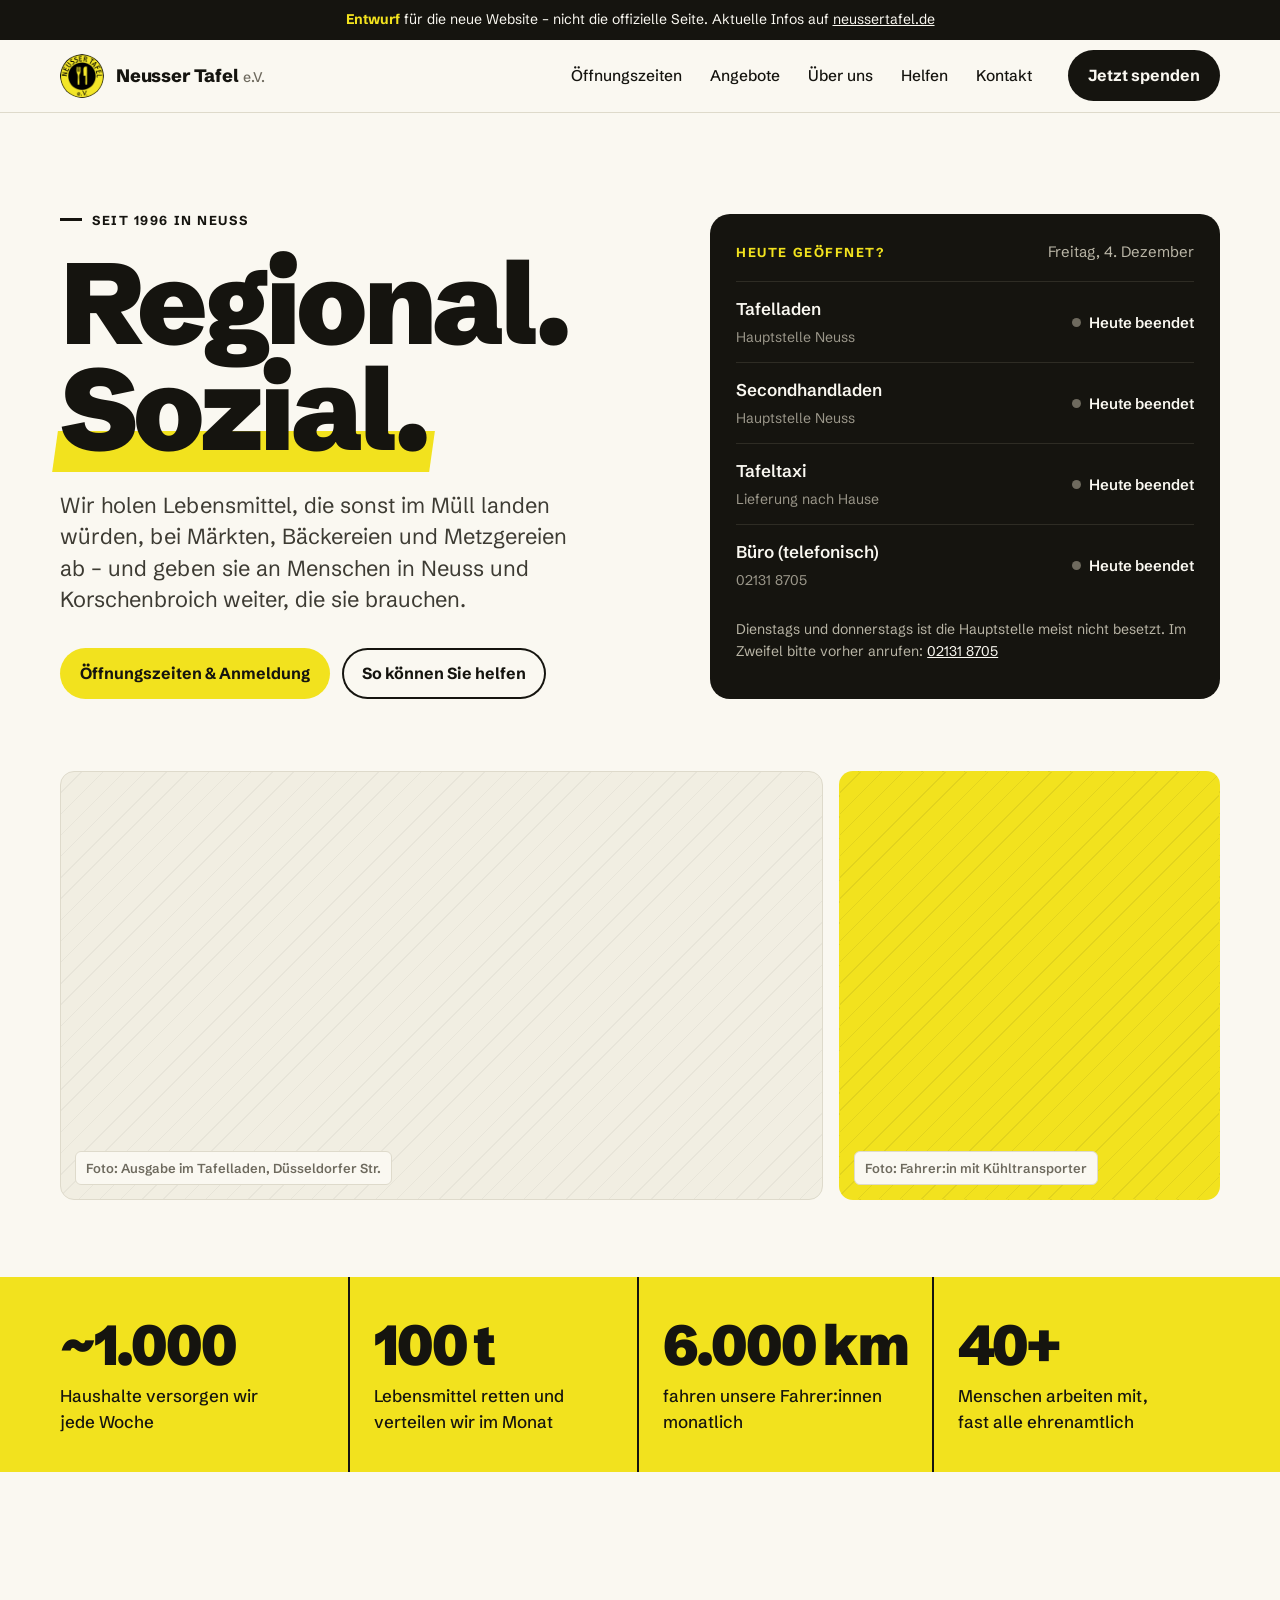
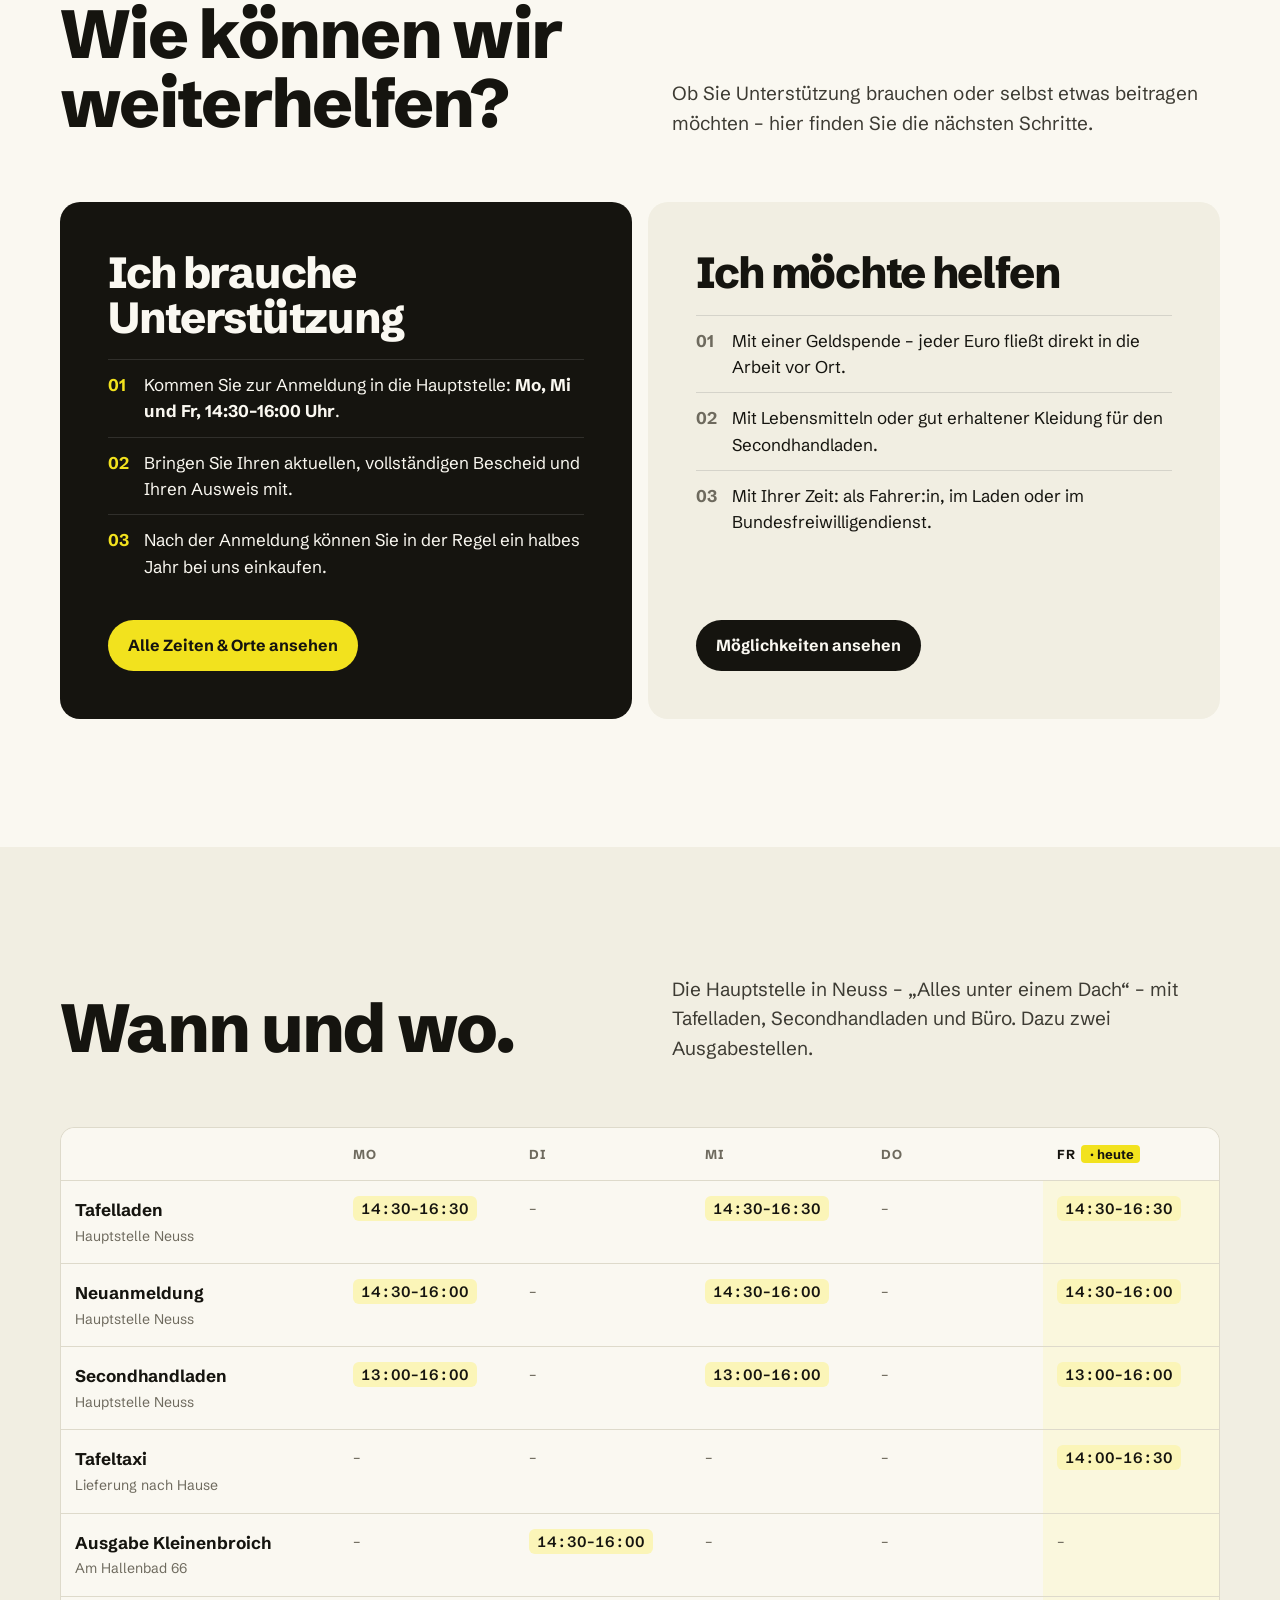
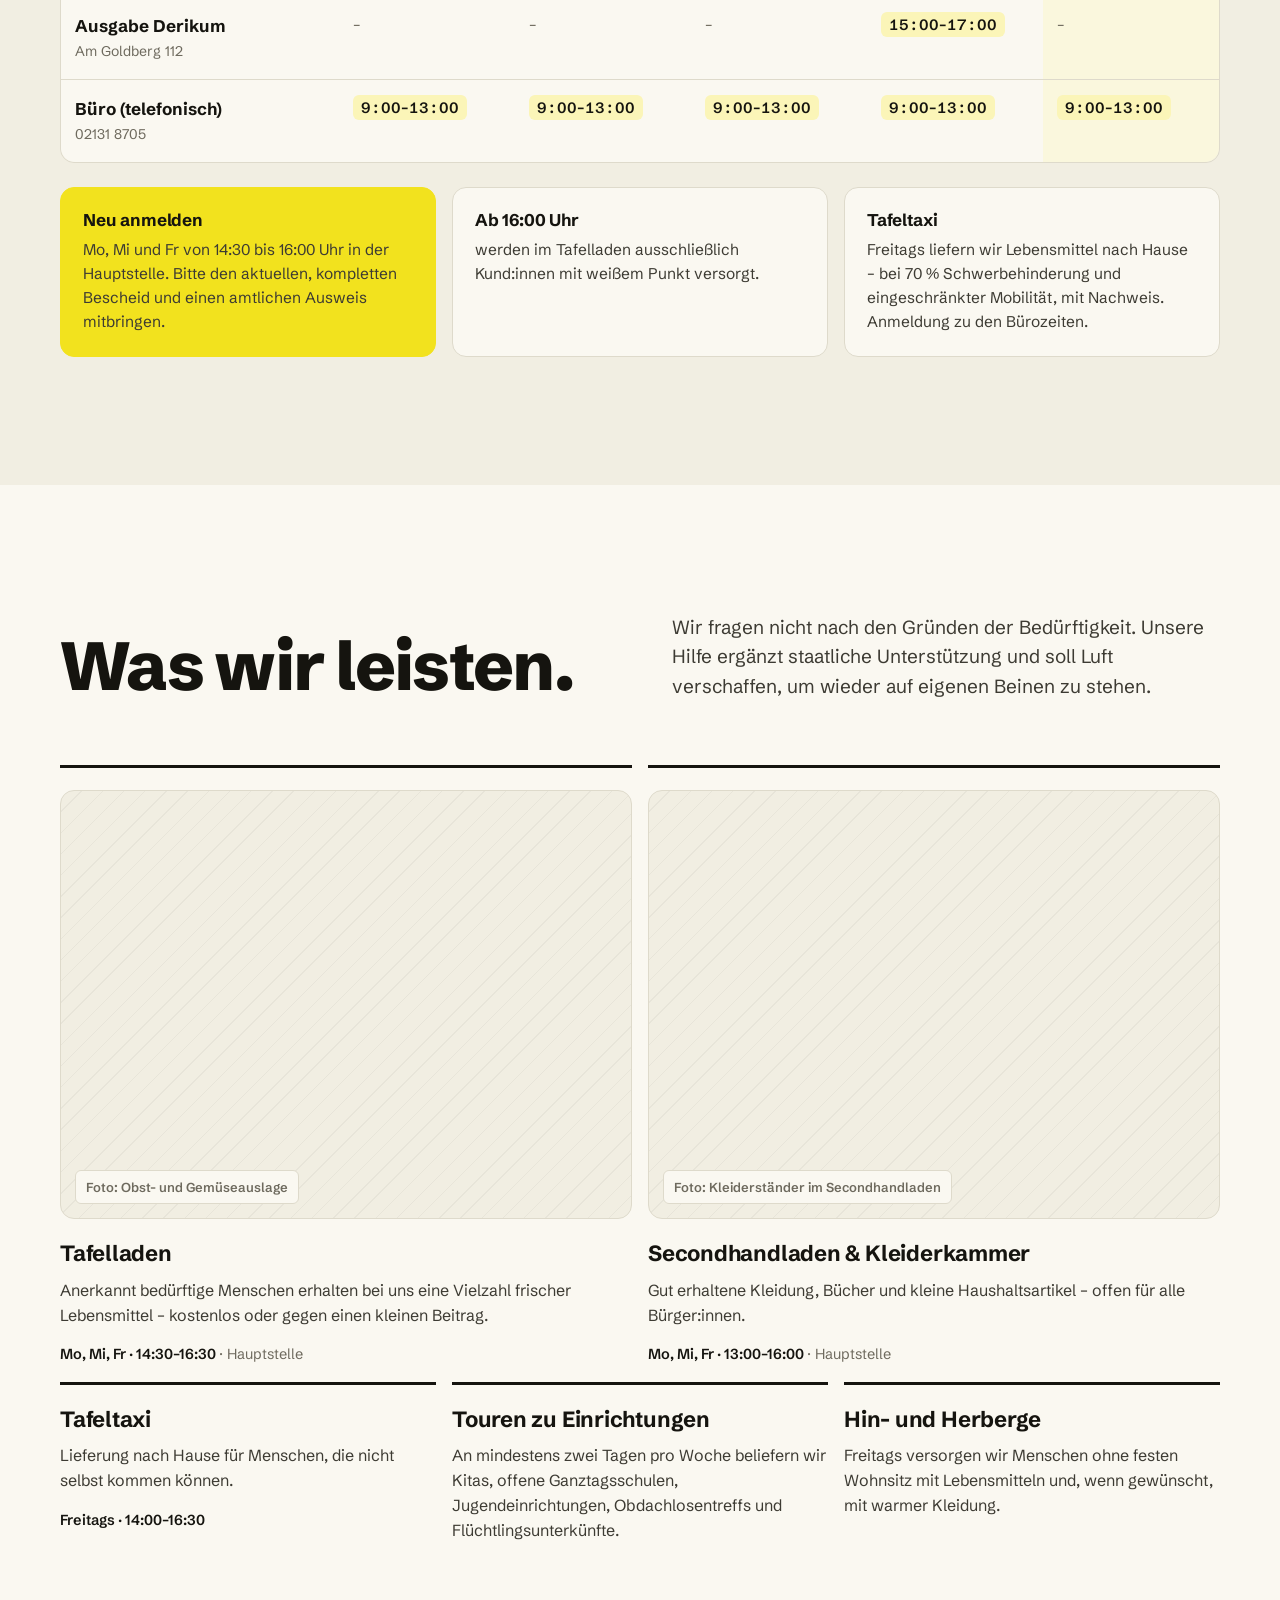
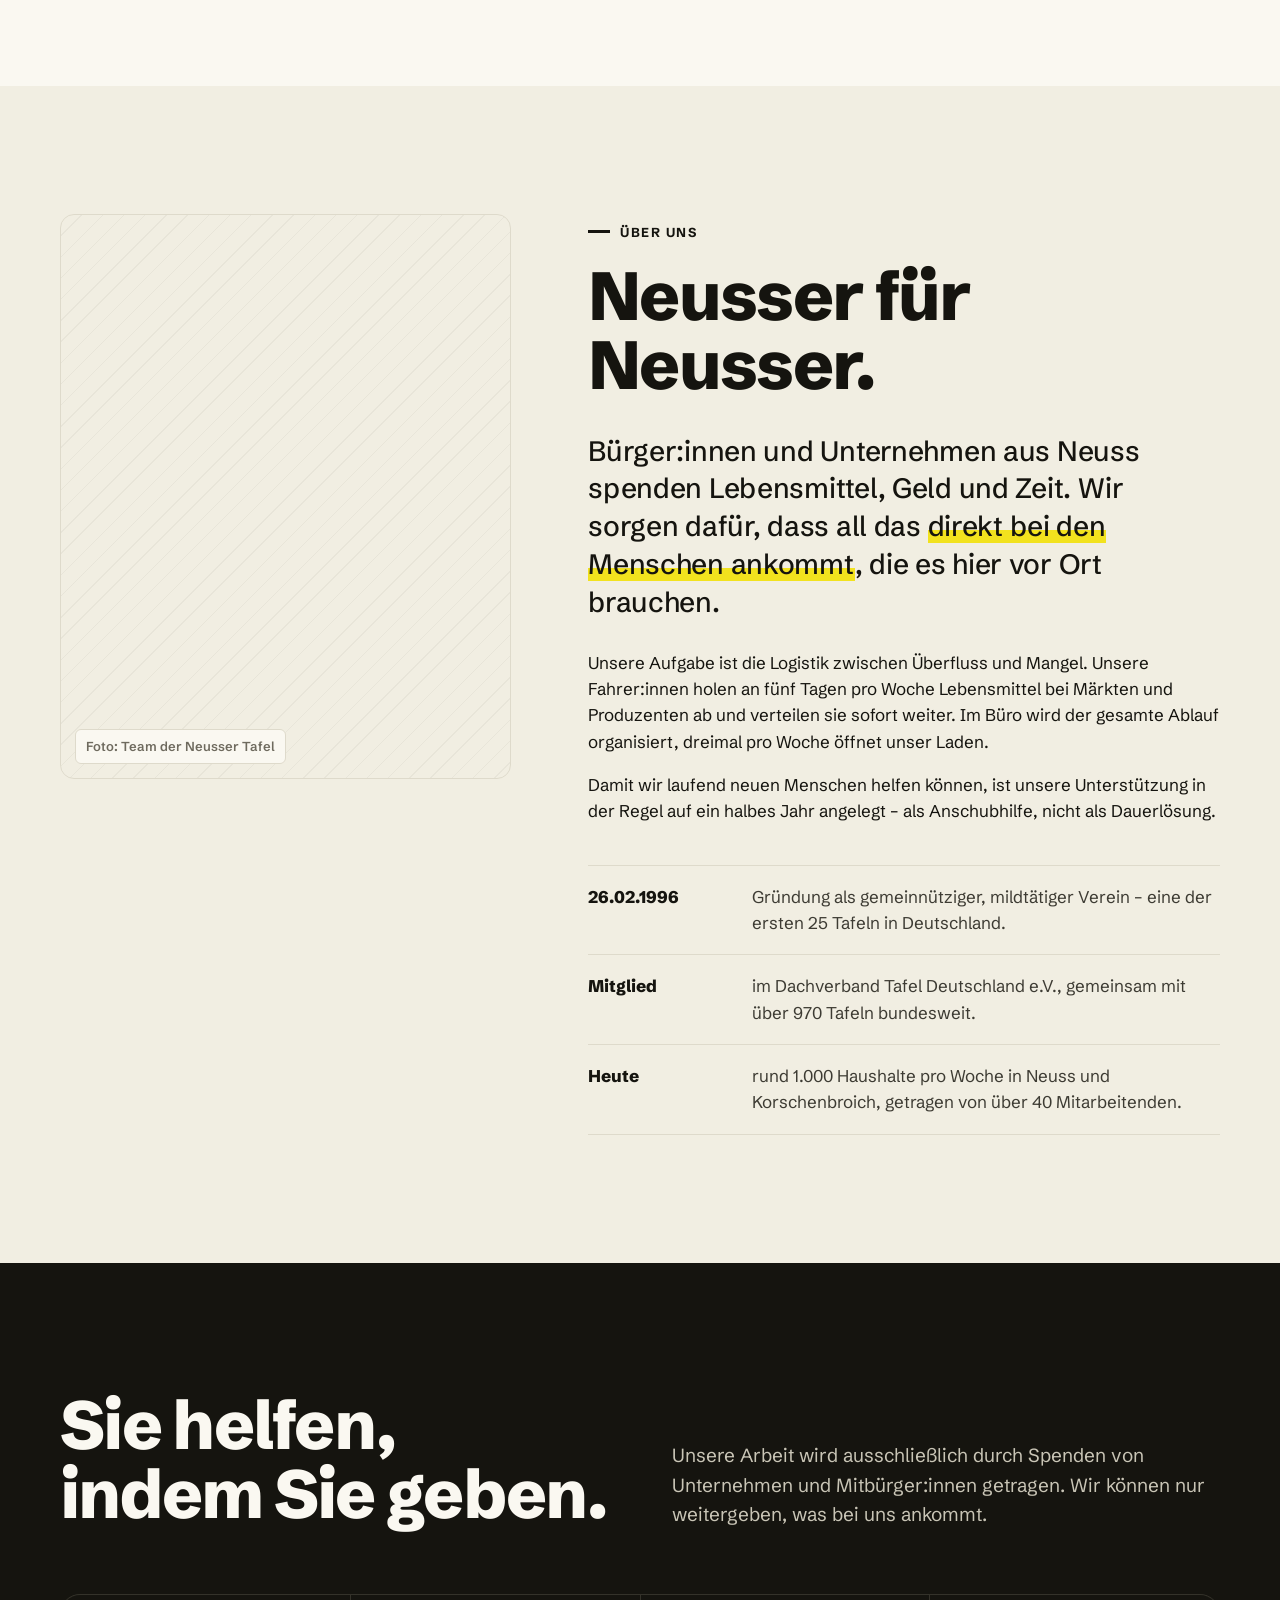
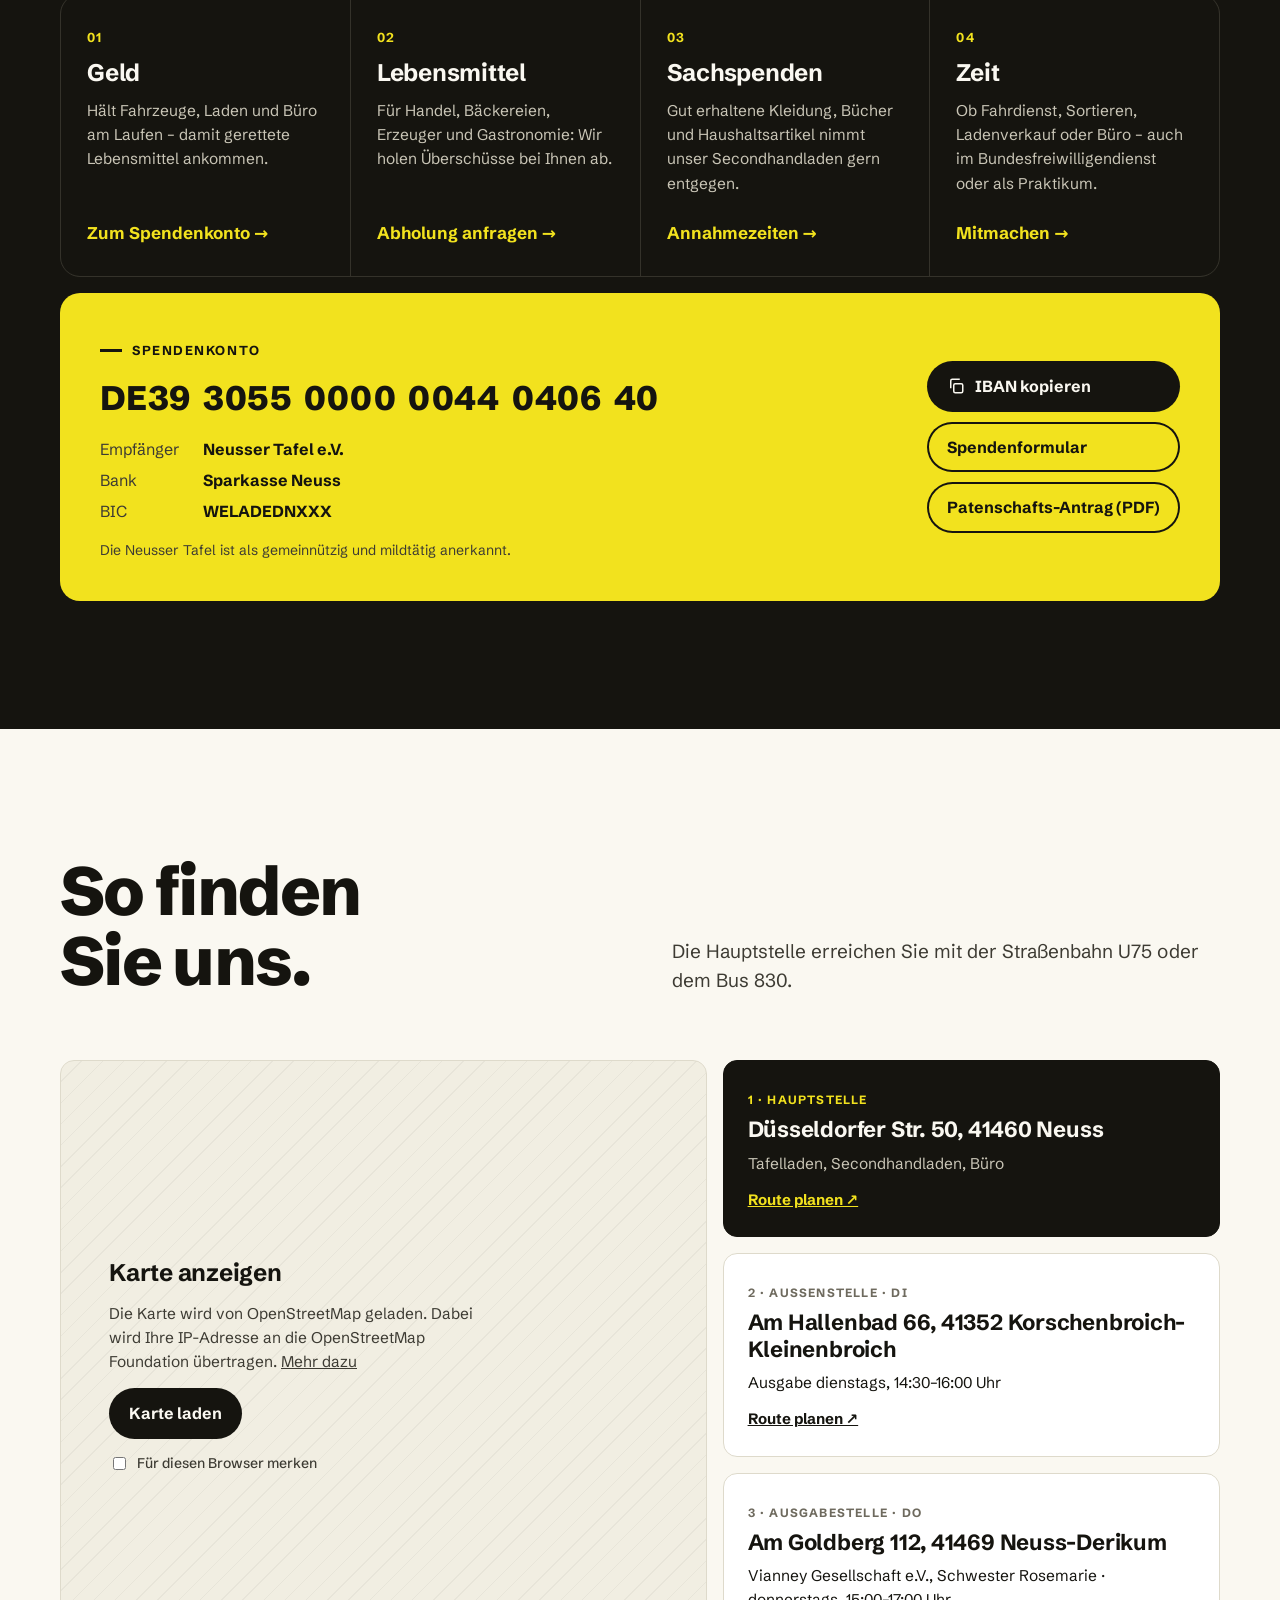
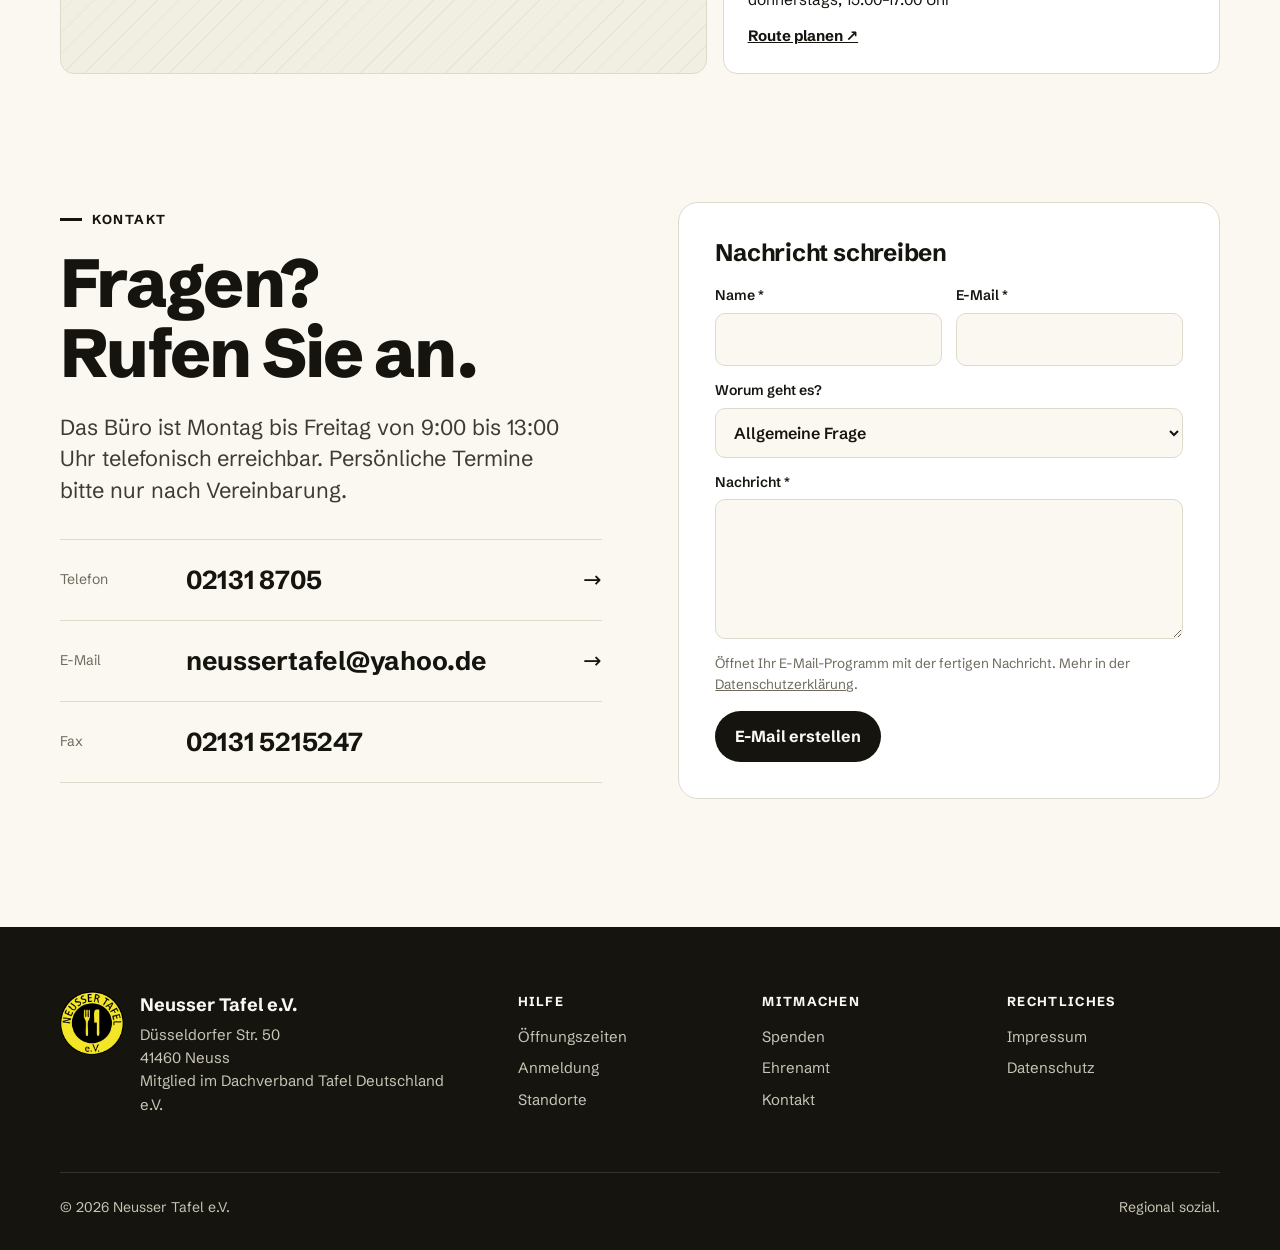
<file: index.html>
<!doctype html>
<html lang="de">
<head>
<meta charset="utf-8">
<meta name="viewport" content="width=device-width, initial-scale=1">
<title>Neusser Tafel e.V. – Regional sozial.</title>
<meta name="description" content="Die Neusser Tafel versorgt seit 1996 rund 1.000 Haushalte pro Woche in Neuss und Korschenbroich mit Lebensmitteln. Öffnungszeiten, Anmeldung, Spenden und Ehrenamt.">
<meta name="robots" content="noindex, nofollow">
<link rel="icon" type="image/png" href="assets/logo.png">
<link rel="stylesheet" href="assets/site.css">
</head>
<body>
<div class="draft"><strong>Entwurf</strong> für die neue Website – nicht die offizielle Seite. Aktuelle Infos auf <a href="https://www.neussertafel.de/">neussertafel.de</a></div>

<header class="top" id="top">
  <div class="wrap">
    <a class="brand" href="#top" aria-label="Neusser Tafel – zur Startseite">
      <img src="assets/logo.png" alt="">
      <span>Neusser Tafel <small>e.V.</small></span>
    </a>
    <nav class="nav" aria-label="Hauptnavigation">
      <a href="#zeiten">Öffnungszeiten</a>
      <a href="#angebote">Angebote</a>
      <a href="#ueber-uns">Über uns</a>
      <a href="#helfen">Helfen</a>
      <a href="#kontakt">Kontakt</a>
    </nav>
    <a class="btn btn-ink" href="#spenden">Jetzt spenden</a>
    <button class="menu-btn" aria-label="Menü öffnen" aria-expanded="false">
      <svg viewBox="0 0 24 24" fill="none" stroke="currentColor" stroke-width="2"><path d="M3 7h18M3 12h18M3 17h18"/></svg>
    </button>
  </div>
</header>

<main>
  <!-- HERO -->
  <div class="hero">
    <div class="wrap">
      <div class="hero-grid">
        <div>
          <div class="eyebrow">Seit 1996 in Neuss</div>
          <h1>Regional.<br><span class="mark">Sozial.</span></h1>
          <p class="lead">Wir holen Lebensmittel, die sonst im Müll landen würden, bei Märkten, Bäckereien und Metzgereien ab – und geben sie an Menschen in Neuss und Korschenbroich weiter, die sie brauchen.</p>
          <div class="hero-actions">
            <a class="btn btn-yellow" href="#zeiten">Öffnungszeiten &amp; Anmeldung</a>
            <a class="btn btn-line" href="#helfen">So können Sie helfen</a>
          </div>
        </div>

        <aside class="status" aria-labelledby="status-title">
          <div class="status-head">
            <strong id="status-title">Heute geöffnet?</strong>
            <span id="status-date">–</span>
          </div>
          <ul id="status-list"><!-- per JS --></ul>
          <p class="status-foot">Dienstags und donnerstags ist die Hauptstelle meist nicht besetzt. Im Zweifel bitte vorher anrufen: <a href="tel:+4921318705">02131 8705</a></p>
        </aside>
      </div>

      <div class="hero-media">
        <div class="ph tall"><span>Foto: Ausgabe im Tafelladen, Düsseldorfer Str.</span></div>
        <div class="ph yellow"><span>Foto: Fahrer:in mit Kühltransporter</span></div>
      </div>
    </div>
  </div>

  <!-- ZAHLEN -->
  <div class="facts" aria-label="Die Tafel in Zahlen">
    <div class="wrap">
      <div class="fact"><b>~1.000</b><span>Haushalte versorgen wir jede Woche</span></div>
      <div class="fact"><b>100 t</b><span>Lebensmittel retten und verteilen wir im Monat</span></div>
      <div class="fact"><b>6.000 km</b><span>fahren unsere Fahrer:innen monatlich</span></div>
      <div class="fact"><b>40+</b><span>Menschen arbeiten mit, fast alle ehrenamtlich</span></div>
    </div>
  </div>

  <!-- ZWEI WEGE -->
  <section id="wege" aria-labelledby="wege-title">
    <div class="wrap">
      <div class="sec-head">
        <h2 id="wege-title">Wie können wir<br>weiterhelfen?</h2>
        <p>Ob Sie Unterstützung brauchen oder selbst etwas beitragen möchten – hier finden Sie die nächsten Schritte.</p>
      </div>
      <div class="paths">
        <article class="path need">
          <h3>Ich brauche Unterstützung</h3>
          <ol>
            <li><span>Kommen Sie zur Anmeldung in die Hauptstelle: <strong>Mo, Mi und Fr, 14:30–16:00 Uhr</strong>.</span></li>
            <li><span>Bringen Sie Ihren aktuellen, vollständigen Bescheid und Ihren Ausweis mit.</span></li>
            <li><span>Nach der Anmeldung können Sie in der Regel ein halbes Jahr bei uns einkaufen.</span></li>
          </ol>
          <a class="btn btn-yellow" href="#zeiten">Alle Zeiten &amp; Orte ansehen</a>
        </article>
        <article class="path give">
          <h3>Ich möchte helfen</h3>
          <ol>
            <li><span>Mit einer Geldspende – jeder Euro fließt direkt in die Arbeit vor Ort.</span></li>
            <li><span>Mit Lebensmitteln oder gut erhaltener Kleidung für den Secondhandladen.</span></li>
            <li><span>Mit Ihrer Zeit: als Fahrer:in, im Laden oder im Bundesfreiwilligendienst.</span></li>
          </ol>
          <a class="btn btn-ink" href="#helfen">Möglichkeiten ansehen</a>
        </article>
      </div>
    </div>
  </section>

  <!-- ÖFFNUNGSZEITEN -->
  <section id="zeiten" aria-labelledby="zeiten-title">
    <div class="wrap">
      <div class="sec-head">
        <h2 id="zeiten-title">Wann und wo.</h2>
        <p>Die Hauptstelle in Neuss – „Alles unter einem Dach“ – mit Tafelladen, Secondhandladen und Büro. Dazu zwei Ausgabestellen.</p>
      </div>

      <div class="table-scroll">
        <table class="week" id="week">
          <thead>
            <tr>
              <th scope="col"><span class="sr-only">Angebot</span></th>
              <th scope="col" data-day="1">Mo</th>
              <th scope="col" data-day="2">Di</th>
              <th scope="col" data-day="3">Mi</th>
              <th scope="col" data-day="4">Do</th>
              <th scope="col" data-day="5">Fr</th>
            </tr>
          </thead>
          <tbody><!-- per JS aus den Daten unten --></tbody>
        </table>
      </div>
      <ul class="days" id="days"><!-- Mobilansicht, per JS --></ul>

      <div class="notes">
        <div class="note warn">
          <h3>Neu anmelden</h3>
          <p>Mo, Mi und Fr von 14:30 bis 16:00 Uhr in der Hauptstelle. Bitte den aktuellen, kompletten Bescheid und einen amtlichen Ausweis mitbringen.</p>
        </div>
        <div class="note">
          <h3>Ab 16:00 Uhr</h3>
          <p>werden im Tafelladen ausschließlich Kund:innen mit weißem Punkt versorgt.</p>
        </div>
        <div class="note">
          <h3>Tafeltaxi</h3>
          <p>Freitags liefern wir Lebensmittel nach Hause – bei 70 % Schwerbehinderung und eingeschränkter Mobilität, mit Nachweis. Anmeldung zu den Bürozeiten.</p>
        </div>
      </div>
    </div>
  </section>

  <!-- ANGEBOTE -->
  <section id="angebote" aria-labelledby="angebote-title">
    <div class="wrap">
      <div class="sec-head">
        <h2 id="angebote-title">Was wir leisten.</h2>
        <p>Wir fragen nicht nach den Gründen der Bedürftigkeit. Unsere Hilfe ergänzt staatliche Unterstützung und soll Luft verschaffen, um wieder auf eigenen Beinen zu stehen.</p>
      </div>
      <div class="offers">
        <article class="offer wide">
          <div class="ph"><span>Foto: Obst- und Gemüseauslage</span></div>
          <h3>Tafelladen</h3>
          <p>Anerkannt bedürftige Menschen erhalten bei uns eine Vielzahl frischer Lebensmittel – kostenlos oder gegen einen kleinen Beitrag.</p>
          <p class="meta">Mo, Mi, Fr · 14:30–16:30 <span>· Hauptstelle</span></p>
        </article>
        <article class="offer wide">
          <div class="ph"><span>Foto: Kleiderständer im Secondhandladen</span></div>
          <h3>Secondhandladen &amp; Kleiderkammer</h3>
          <p>Gut erhaltene Kleidung, Bücher und kleine Haushaltsartikel – offen für alle Bürger:innen.</p>
          <p class="meta">Mo, Mi, Fr · 13:00–16:00 <span>· Hauptstelle</span></p>
        </article>
        <article class="offer">
          <h3>Tafeltaxi</h3>
          <p>Lieferung nach Hause für Menschen, die nicht selbst kommen können.</p>
          <p class="meta">Freitags · 14:00–16:30</p>
        </article>
        <article class="offer">
          <h3>Touren zu Einrichtungen</h3>
          <p>An mindestens zwei Tagen pro Woche beliefern wir Kitas, offene Ganztagsschulen, Jugendeinrichtungen, Obdachlosentreffs und Flüchtlingsunterkünfte.</p>
        </article>
        <article class="offer">
          <h3>Hin- und Herberge</h3>
          <p>Freitags versorgen wir Menschen ohne festen Wohnsitz mit Lebensmitteln und, wenn gewünscht, mit warmer Kleidung.</p>
        </article>
      </div>
    </div>
  </section>

  <!-- ÜBER UNS -->
  <section id="ueber-uns" aria-labelledby="ueber-title" style="background: var(--paper-2)">
    <div class="wrap">
      <div class="about">
        <div class="ph"><span>Foto: Team der Neusser Tafel</span></div>
        <div class="about-body">
          <div class="eyebrow">Über uns</div>
          <h2 id="ueber-title">Neusser für Neusser.</h2>
          <p class="big">Bürger:innen und Unternehmen aus Neuss spenden Lebensmittel, Geld und Zeit. Wir sorgen dafür, dass all das <em>direkt bei den Menschen ankommt</em>, die es hier vor Ort brauchen.</p>
          <p>Unsere Aufgabe ist die Logistik zwischen Überfluss und Mangel. Unsere Fahrer:innen holen an fünf Tagen pro Woche Lebensmittel bei Märkten und Produzenten ab und verteilen sie sofort weiter. Im Büro wird der gesamte Ablauf organisiert, dreimal pro Woche öffnet unser Laden.</p>
          <p>Damit wir laufend neuen Menschen helfen können, ist unsere Unterstützung in der Regel auf ein halbes Jahr angelegt – als Anschubhilfe, nicht als Dauerlösung.</p>
          <ul class="timeline">
            <li><b>26.02.1996</b><span>Gründung als gemeinnütziger, mildtätiger Verein – eine der ersten 25 Tafeln in Deutschland.</span></li>
            <li><b>Mitglied</b><span>im Dachverband Tafel Deutschland e.V., gemeinsam mit über 970 Tafeln bundesweit.</span></li>
            <li><b>Heute</b><span>rund 1.000 Haushalte pro Woche in Neuss und Korschenbroich, getragen von über 40 Mitarbeitenden.</span></li>
          </ul>
        </div>
      </div>
    </div>
  </section>

  <!-- HELFEN -->
  <section id="helfen" aria-labelledby="helfen-title">
    <div class="wrap">
      <div class="sec-head">
        <h2 id="helfen-title">Sie helfen,<br>indem Sie geben.</h2>
        <p>Unsere Arbeit wird ausschließlich durch Spenden von Unternehmen und Mitbürger:innen getragen. Wir können nur weitergeben, was bei uns ankommt.</p>
      </div>
      <div class="ways">
        <div class="way">
          <span class="num">01</span>
          <h3>Geld</h3>
          <p>Hält Fahrzeuge, Laden und Büro am Laufen – damit gerettete Lebensmittel ankommen.</p>
          <a href="#spenden">Zum Spendenkonto →</a>
        </div>
        <div class="way">
          <span class="num">02</span>
          <h3>Lebensmittel</h3>
          <p>Für Handel, Bäckereien, Erzeuger und Gastronomie: Wir holen Überschüsse bei Ihnen ab.</p>
          <a href="#kontakt">Abholung anfragen →</a>
        </div>
        <div class="way">
          <span class="num">03</span>
          <h3>Sachspenden</h3>
          <p>Gut erhaltene Kleidung, Bücher und Haushaltsartikel nimmt unser Secondhandladen gern entgegen.</p>
          <a href="#zeiten">Annahmezeiten →</a>
        </div>
        <div class="way">
          <span class="num">04</span>
          <h3>Zeit</h3>
          <p>Ob Fahrdienst, Sortieren, Ladenverkauf oder Büro – auch im Bundesfreiwilligendienst oder als Praktikum.</p>
          <a href="#kontakt">Mitmachen →</a>
        </div>
      </div>

      <div class="bank" id="spenden">
        <div>
          <div class="eyebrow" style="margin-bottom:8px">Spendenkonto</div>
          <div class="iban" id="iban">DE39 3055 0000 0044 0406 40</div>
          <dl>
            <dt>Empfänger</dt><dd>Neusser Tafel e.V.</dd>
            <dt>Bank</dt><dd>Sparkasse Neuss</dd>
            <dt>BIC</dt><dd>WELADEDNXXX</dd>
          </dl>
          <small>Die Neusser Tafel ist als gemeinnützig und mildtätig anerkannt.</small>
        </div>
        <div style="display:flex; flex-direction:column; gap:10px">
          <button class="btn btn-ink" id="copy-iban" type="button">
            <svg viewBox="0 0 24 24" fill="none" stroke="currentColor" stroke-width="2"><rect x="9" y="9" width="12" height="12" rx="2"/><path d="M5 15V5a2 2 0 0 1 2-2h10"/></svg>
            <span>IBAN kopieren</span>
          </button>
          <a class="btn btn-line" href="spendenformular.html">Spendenformular</a>
          <a class="btn btn-line" href="assets/docs/Patenschafts-Antrag.pdf" target="_blank" rel="noopener">Patenschafts-Antrag (PDF)</a>
        </div>
      </div>
    </div>
  </section>

  <!-- STANDORTE -->
  <section id="standorte" aria-labelledby="standorte-title">
    <div class="wrap">
      <div class="sec-head">
        <h2 id="standorte-title">So finden<br>Sie uns.</h2>
        <p>Die Hauptstelle erreichen Sie mit der Straßenbahn U75 oder dem Bus 830.</p>
      </div>
      <div class="places">
        <div class="ph map" id="map">
          <div class="map-consent">
            <h3>Karte anzeigen</h3>
            <p>Die Karte wird von OpenStreetMap geladen. Dabei wird Ihre IP-Adresse an die OpenStreetMap Foundation übertragen. <a href="datenschutz.html#karte">Mehr dazu</a></p>
            <button class="btn btn-ink" type="button" id="map-load">Karte laden</button>
            <label><input type="checkbox" id="map-remember"> Für diesen Browser merken</label>
          </div>
          <div id="map-canvas" role="region" aria-label="Karte mit den Standorten der Neusser Tafel"></div>
        </div>
        <div class="place-list">
          <div class="place main" data-pin="0">
            <span class="tag">1 · Hauptstelle</span>
            <h3>Düsseldorfer Str. 50, 41460 Neuss</h3>
            <p>Tafelladen, Secondhandladen, Büro</p>
            <a class="route" href="https://www.openstreetmap.org/?mlat=51.21340&mlon=6.69217#map=17/51.21340/6.69217" target="_blank" rel="noopener">Route planen ↗</a>
          </div>
          <div class="place" data-pin="1">
            <span class="tag">2 · Außenstelle · Di</span>
            <h3>Am Hallenbad 66, 41352 Korschenbroich-Kleinenbroich</h3>
            <p>Ausgabe dienstags, 14:30–16:00 Uhr</p>
            <a class="route" href="https://www.openstreetmap.org/?mlat=51.20399&mlon=6.55463#map=17/51.20399/6.55463" target="_blank" rel="noopener">Route planen ↗</a>
          </div>
          <div class="place" data-pin="2">
            <span class="tag">3 · Ausgabestelle · Do</span>
            <h3>Am Goldberg 112, 41469 Neuss-Derikum</h3>
            <p>Vianney Gesellschaft e.V., Schwester Rosemarie · donnerstags, 15:00–17:00 Uhr</p>
            <a class="route" href="https://www.openstreetmap.org/?mlat=51.16061&mlon=6.74251#map=17/51.16061/6.74251" target="_blank" rel="noopener">Route planen ↗</a>
          </div>
        </div>
      </div>
    </div>
  </section>

  <!-- KONTAKT -->
  <section id="kontakt" aria-labelledby="kontakt-title" style="padding-top: 0">
    <div class="wrap">
      <div class="contact">
        <div>
          <div class="eyebrow">Kontakt</div>
          <h2 id="kontakt-title">Fragen?<br>Rufen Sie an.</h2>
          <p class="lead" style="margin-top:24px">Das Büro ist Montag bis Freitag von 9:00 bis 13:00 Uhr telefonisch erreichbar. Persönliche Termine bitte nur nach Vereinbarung.</p>
          <ul class="channels">
            <li><a href="tel:+4921318705"><small>Telefon</small><strong>02131 8705</strong><span class="arrow">→</span></a></li>
            <li><a href="mailto:neussertafel@yahoo.de"><small>E-Mail</small><strong>neussertafel@yahoo.de</strong><span class="arrow">→</span></a></li>
            <li><div><small>Fax</small><strong>02131 5215247</strong><span></span></div></li>
          </ul>
        </div>
        <form id="contact-form">
          <h3 style="font-size:24px; margin-bottom:4px">Nachricht schreiben</h3>
          <div class="row2">
            <label>Name *<input name="name" required autocomplete="name"></label>
            <label>E-Mail *<input name="email" type="email" required autocomplete="email"></label>
          </div>
          <label>Worum geht es?
            <select name="topic">
              <option>Allgemeine Frage</option>
              <option>Lebensmittelspende / Abholung</option>
              <option>Ehrenamt / Bundesfreiwilligendienst</option>
              <option>Geldspende / Zuwendungsbestätigung</option>
              <option>Presse</option>
            </select>
          </label>
          <label>Nachricht *<textarea name="message" required></textarea></label>
          <div class="form-foot">
            <span>Öffnet Ihr E-Mail-Programm mit der fertigen Nachricht. Mehr in der <a href="datenschutz.html">Datenschutzerklärung</a>.</span>
            <button class="btn btn-ink" type="submit">E-Mail erstellen</button>
          </div>
        </form>
      </div>
    </div>
  </section>
</main>

<footer>
  <div class="wrap">
    <div class="foot-grid">
      <div class="foot-brand">
        <img src="assets/logo.png" alt="Logo der Neusser Tafel">
        <p><strong>Neusser Tafel e.V.</strong>Düsseldorfer Str. 50<br>41460 Neuss<br>Mitglied im Dachverband Tafel Deutschland e.V.</p>
      </div>
      <div>
        <h4>Hilfe</h4>
        <ul><li><a href="#zeiten">Öffnungszeiten</a></li><li><a href="#wege">Anmeldung</a></li><li><a href="#standorte">Standorte</a></li></ul>
      </div>
      <div>
        <h4>Mitmachen</h4>
        <ul><li><a href="#spenden">Spenden</a></li><li><a href="#helfen">Ehrenamt</a></li><li><a href="#kontakt">Kontakt</a></li></ul>
      </div>
      <div>
        <h4>Rechtliches</h4>
        <ul><li><a href="impressum.html">Impressum</a></li><li><a href="datenschutz.html">Datenschutz</a></li></ul>
      </div>
    </div>
    <div class="foot-bottom">
      <span>© <span id="year">2026</span> Neusser Tafel e.V.</span>
      <span>Regional sozial.</span>
    </div>
  </div>
</footer>

<script src="assets/home.js"></script>
<script src="assets/nav.js"></script>
</body>
</html>
</file>
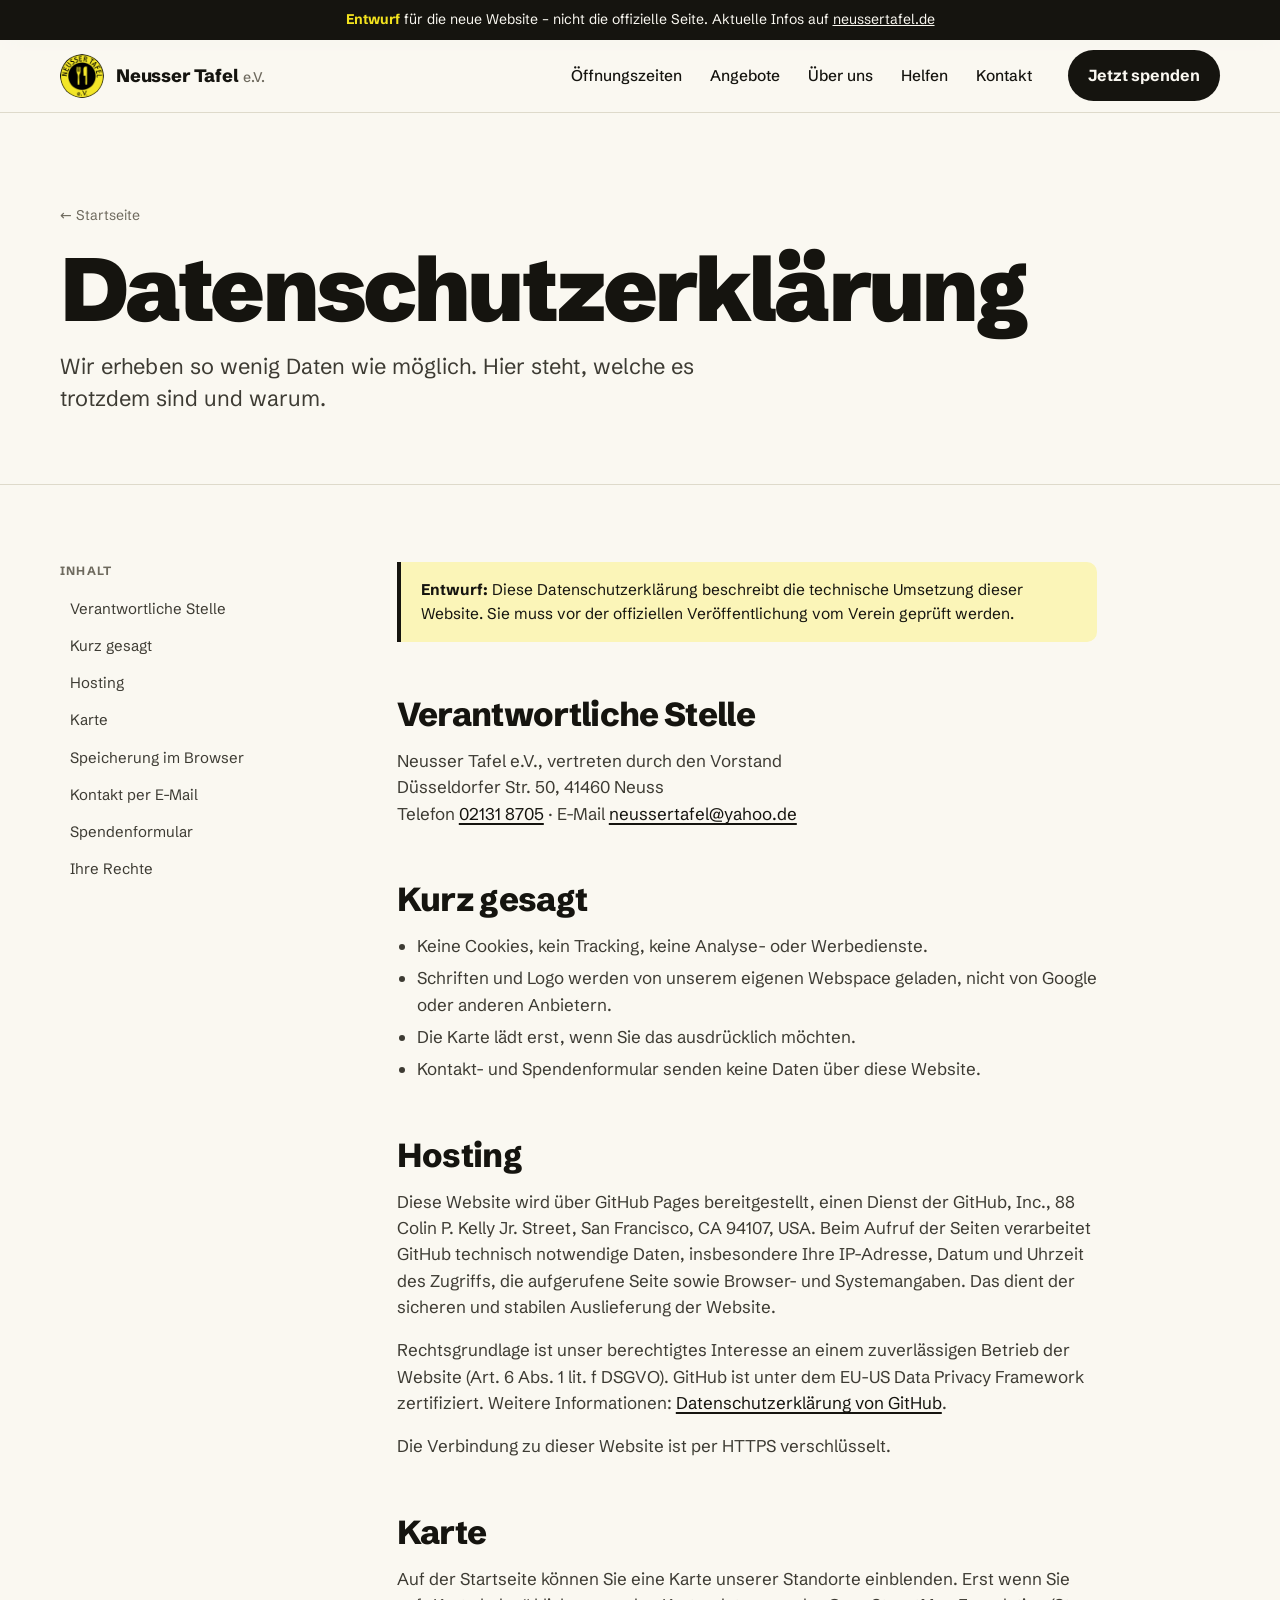
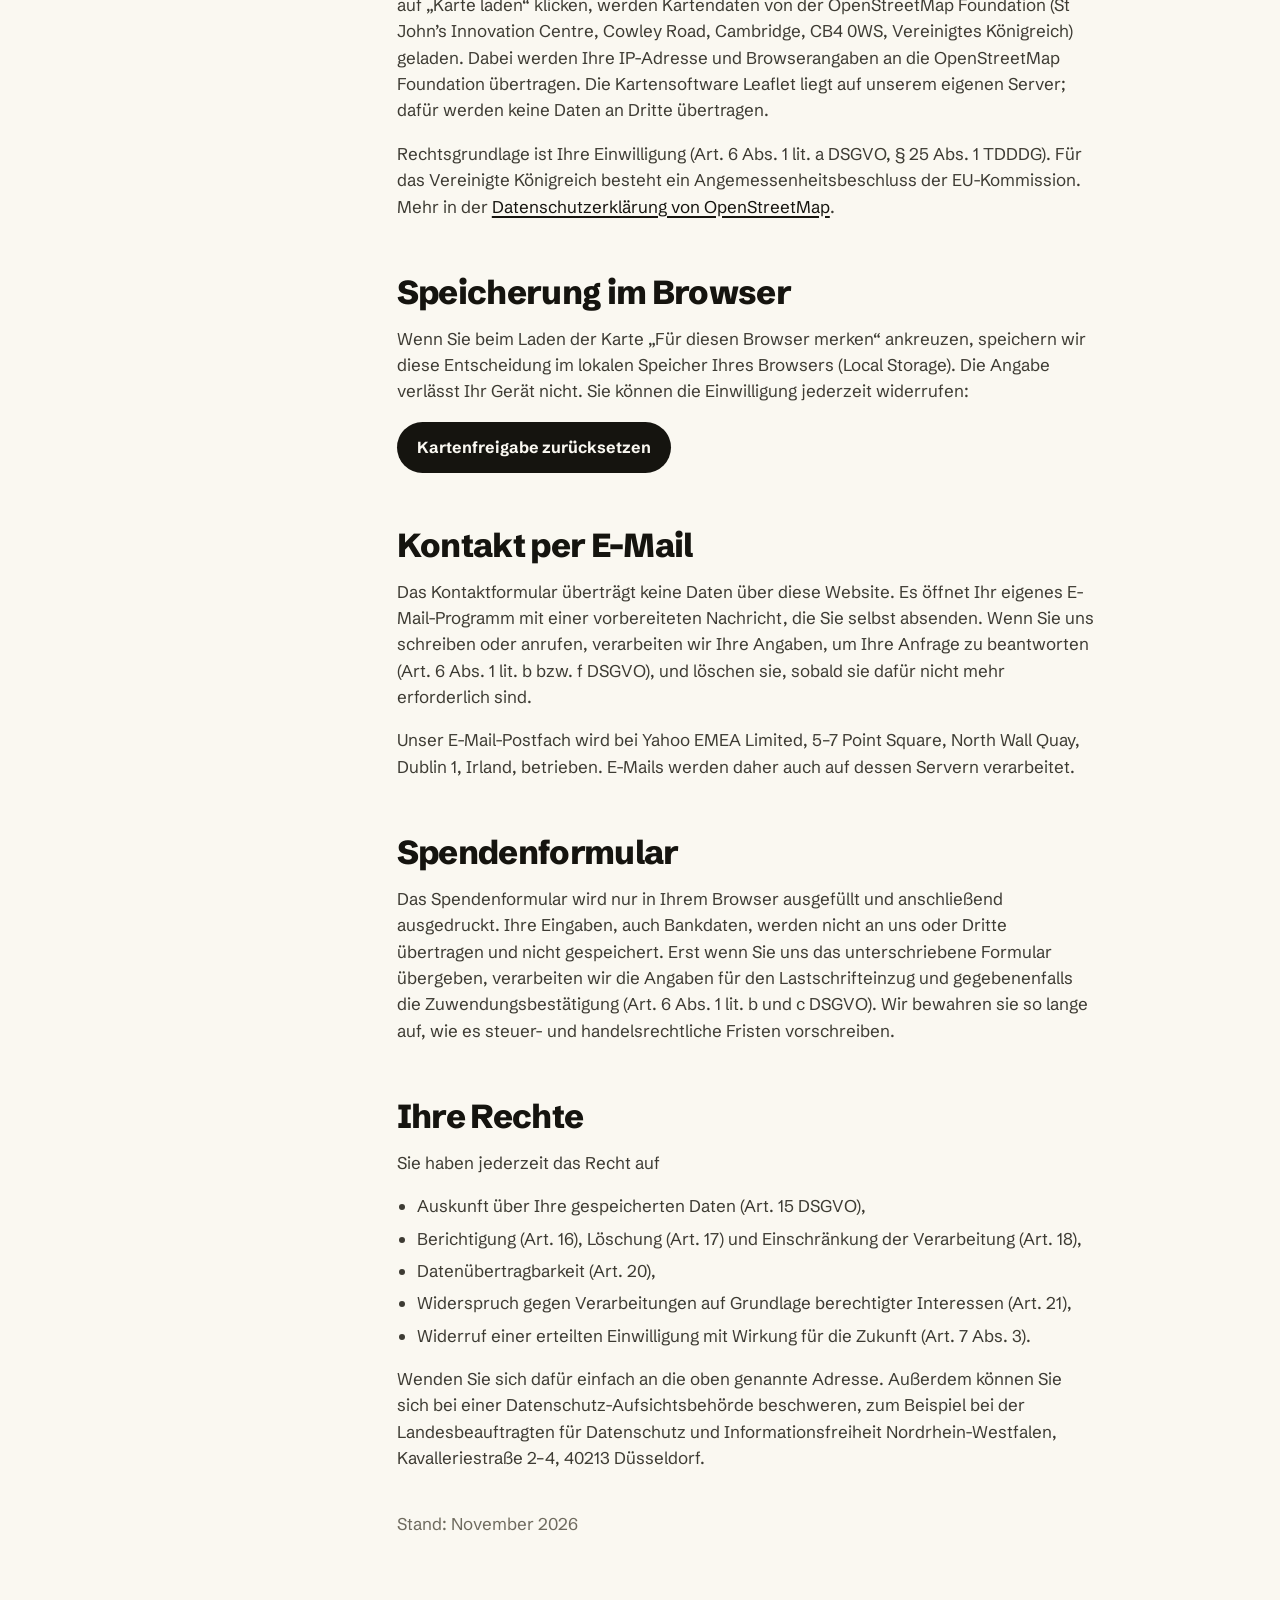
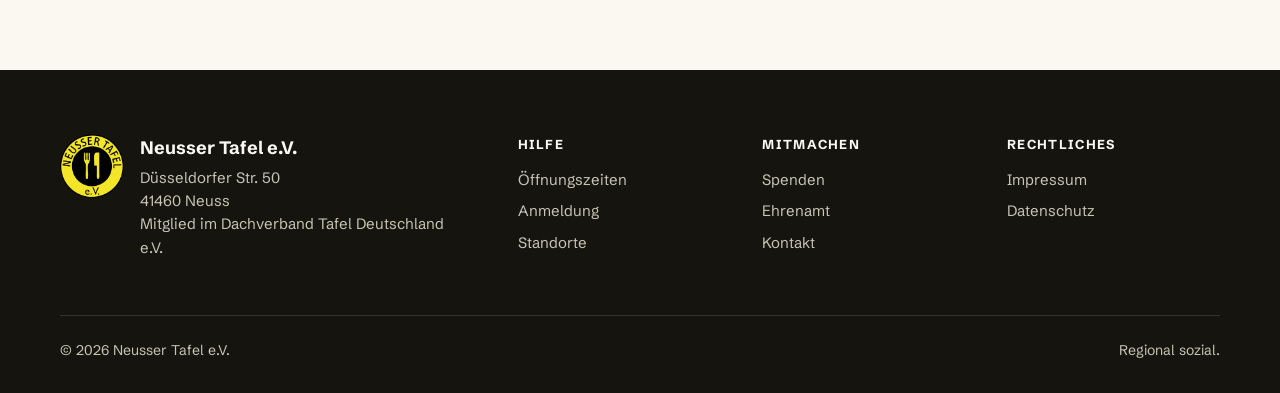
<file: datenschutz.html>
<!doctype html>
<html lang="de">
<head>
<meta charset="utf-8">
<meta name="viewport" content="width=device-width, initial-scale=1">
<title>Datenschutz – Neusser Tafel e.V.</title>
<meta name="description" content="Datenschutzerklärung der Neusser Tafel e.V.">
<meta name="robots" content="noindex, nofollow">
<link rel="icon" type="image/png" href="assets/logo.png">
<link rel="stylesheet" href="assets/site.css">
</head>
<body>
<div class="draft"><strong>Entwurf</strong> für die neue Website – nicht die offizielle Seite. Aktuelle Infos auf <a href="https://www.neussertafel.de/">neussertafel.de</a></div>
<header class="top" id="top">
  <div class="wrap">
    <a class="brand" href="index.html" aria-label="Neusser Tafel – zur Startseite">
      <img src="assets/logo.png" alt="">
      <span>Neusser Tafel <small>e.V.</small></span>
    </a>
    <nav class="nav" aria-label="Hauptnavigation">
      <a href="index.html#zeiten">Öffnungszeiten</a>
      <a href="index.html#angebote">Angebote</a>
      <a href="index.html#ueber-uns">Über uns</a>
      <a href="index.html#helfen">Helfen</a>
      <a href="index.html#kontakt">Kontakt</a>
    </nav>
    <a class="btn btn-ink" href="index.html#spenden">Jetzt spenden</a>
    <button class="menu-btn" aria-label="Menü öffnen" aria-expanded="false">
      <svg viewBox="0 0 24 24" fill="none" stroke="currentColor" stroke-width="2"><path d="M3 7h18M3 12h18M3 17h18"/></svg>
    </button>
  </div>
</header>

<main>
  <div class="page-hero">
    <div class="wrap">
      <a class="crumb" href="index.html">← Startseite</a>
      <h1>Datenschutz&shy;erklärung</h1>
      <p class="lead">Wir erheben so wenig Daten wie möglich. Hier steht, welche es trotzdem sind und warum.</p>
    </div>
  </div>
  <div class="page">
    <div class="wrap page-grid">
      <nav class="toc" aria-label="Inhalt">
        <strong>Inhalt</strong>
        <ol>
          <li><a href="#verantwortlich">Verantwortliche Stelle</a></li>
          <li><a href="#ueberblick">Kurz gesagt</a></li>
          <li><a href="#hosting">Hosting</a></li>
          <li><a href="#karte">Karte</a></li>
          <li><a href="#speicher">Speicherung im Browser</a></li>
          <li><a href="#kontakt">Kontakt per E-Mail</a></li>
          <li><a href="#spenden">Spendenformular</a></li>
          <li><a href="#rechte">Ihre Rechte</a></li>
        </ol>
      </nav>
      <div class="prose">
        <div class="callout"><p><strong>Entwurf:</strong> Diese Datenschutzerklärung beschreibt die technische Umsetzung dieser Website. Sie muss vor der offiziellen Veröffentlichung vom Verein geprüft werden.</p></div>

        <h2 id="verantwortlich">Verantwortliche Stelle</h2>
        <p>Neusser Tafel e.V., vertreten durch den Vorstand<br>Düsseldorfer Str. 50, 41460 Neuss<br>Telefon <a href="tel:+4921318705">02131 8705</a> · E-Mail <a href="mailto:neussertafel@yahoo.de">neussertafel@yahoo.de</a></p>

        <h2 id="ueberblick">Kurz gesagt</h2>
        <ul>
          <li>Keine Cookies, kein Tracking, keine Analyse- oder Werbedienste.</li>
          <li>Schriften und Logo werden von unserem eigenen Webspace geladen, nicht von Google oder anderen Anbietern.</li>
          <li>Die Karte lädt erst, wenn Sie das ausdrücklich möchten.</li>
          <li>Kontakt- und Spendenformular senden keine Daten über diese Website.</li>
        </ul>

        <h2 id="hosting">Hosting</h2>
        <p>Diese Website wird über GitHub Pages bereitgestellt, einen Dienst der GitHub, Inc., 88 Colin P. Kelly Jr. Street, San Francisco, CA 94107, USA. Beim Aufruf der Seiten verarbeitet GitHub technisch notwendige Daten, insbesondere Ihre IP-Adresse, Datum und Uhrzeit des Zugriffs, die aufgerufene Seite sowie Browser- und Systemangaben. Das dient der sicheren und stabilen Auslieferung der Website.</p>
        <p>Rechtsgrundlage ist unser berechtigtes Interesse an einem zuverlässigen Betrieb der Website (Art. 6 Abs. 1 lit. f DSGVO). GitHub ist unter dem EU-US Data Privacy Framework zertifiziert. Weitere Informationen: <a href="https://docs.github.com/de/site-policy/privacy-policies/github-general-privacy-statement" target="_blank" rel="noopener">Datenschutzerklärung von GitHub</a>.</p>
        <p>Die Verbindung zu dieser Website ist per HTTPS verschlüsselt.</p>

        <h2 id="karte">Karte</h2>
        <p>Auf der Startseite können Sie eine Karte unserer Standorte einblenden. Erst wenn Sie auf „Karte laden“ klicken, werden Kartendaten von der OpenStreetMap Foundation (St John’s Innovation Centre, Cowley Road, Cambridge, CB4 0WS, Vereinigtes Königreich) geladen. Dabei werden Ihre IP-Adresse und Browserangaben an die OpenStreetMap Foundation übertragen. Die Kartensoftware Leaflet liegt auf unserem eigenen Server; dafür werden keine Daten an Dritte übertragen.</p>
        <p>Rechtsgrundlage ist Ihre Einwilligung (Art. 6 Abs. 1 lit. a DSGVO, § 25 Abs. 1 TDDDG). Für das Vereinigte Königreich besteht ein Angemessenheitsbeschluss der EU-Kommission. Mehr in der <a href="https://osmfoundation.org/wiki/Privacy_Policy" target="_blank" rel="noopener">Datenschutzerklärung von OpenStreetMap</a>.</p>

        <h2 id="speicher">Speicherung im Browser</h2>
        <p>Wenn Sie beim Laden der Karte „Für diesen Browser merken“ ankreuzen, speichern wir diese Entscheidung im lokalen Speicher Ihres Browsers (Local Storage). Die Angabe verlässt Ihr Gerät nicht. Sie können die Einwilligung jederzeit widerrufen:</p>
        <p><button class="btn btn-ink" type="button" id="reset-map">Kartenfreigabe zurücksetzen</button> <span id="reset-msg" role="status" style="margin-left:10px; font-weight:600"></span></p>

        <h2 id="kontakt">Kontakt per E-Mail</h2>
        <p>Das Kontaktformular überträgt keine Daten über diese Website. Es öffnet Ihr eigenes E-Mail-Programm mit einer vorbereiteten Nachricht, die Sie selbst absenden. Wenn Sie uns schreiben oder anrufen, verarbeiten wir Ihre Angaben, um Ihre Anfrage zu beantworten (Art. 6 Abs. 1 lit. b bzw. f DSGVO), und löschen sie, sobald sie dafür nicht mehr erforderlich sind.</p>
        <p>Unser E-Mail-Postfach wird bei Yahoo EMEA Limited, 5–7 Point Square, North Wall Quay, Dublin 1, Irland, betrieben. E-Mails werden daher auch auf dessen Servern verarbeitet.</p>

        <h2 id="spenden">Spendenformular</h2>
        <p>Das Spendenformular wird nur in Ihrem Browser ausgefüllt und anschließend ausgedruckt. Ihre Eingaben, auch Bankdaten, werden nicht an uns oder Dritte übertragen und nicht gespeichert. Erst wenn Sie uns das unterschriebene Formular übergeben, verarbeiten wir die Angaben für den Lastschrifteinzug und gegebenenfalls die Zuwendungsbestätigung (Art. 6 Abs. 1 lit. b und c DSGVO). Wir bewahren sie so lange auf, wie es steuer- und handelsrechtliche Fristen vorschreiben.</p>

        <h2 id="rechte">Ihre Rechte</h2>
        <p>Sie haben jederzeit das Recht auf</p>
        <ul>
          <li>Auskunft über Ihre gespeicherten Daten (Art. 15 DSGVO),</li>
          <li>Berichtigung (Art. 16), Löschung (Art. 17) und Einschränkung der Verarbeitung (Art. 18),</li>
          <li>Datenübertragbarkeit (Art. 20),</li>
          <li>Widerspruch gegen Verarbeitungen auf Grundlage berechtigter Interessen (Art. 21),</li>
          <li>Widerruf einer erteilten Einwilligung mit Wirkung für die Zukunft (Art. 7 Abs. 3).</li>
        </ul>
        <p>Wenden Sie sich dafür einfach an die oben genannte Adresse. Außerdem können Sie sich bei einer Datenschutz-Aufsichtsbehörde beschweren, zum Beispiel bei der Landesbeauftragten für Datenschutz und Informationsfreiheit Nordrhein-Westfalen, Kavalleriestraße 2–4, 40213 Düsseldorf.</p>
        <p style="color:var(--muted); margin-top:40px">Stand: November 2026</p>
      </div>
    </div>
  </div>
</main>

<footer>
  <div class="wrap">
    <div class="foot-grid">
      <div class="foot-brand">
        <img src="assets/logo.png" alt="Logo der Neusser Tafel">
        <p><strong>Neusser Tafel e.V.</strong>Düsseldorfer Str. 50<br>41460 Neuss<br>Mitglied im Dachverband Tafel Deutschland e.V.</p>
      </div>
      <div>
        <h4>Hilfe</h4>
        <ul><li><a href="index.html#zeiten">Öffnungszeiten</a></li><li><a href="index.html#wege">Anmeldung</a></li><li><a href="index.html#standorte">Standorte</a></li></ul>
      </div>
      <div>
        <h4>Mitmachen</h4>
        <ul><li><a href="index.html#spenden">Spenden</a></li><li><a href="index.html#helfen">Ehrenamt</a></li><li><a href="index.html#kontakt">Kontakt</a></li></ul>
      </div>
      <div>
        <h4>Rechtliches</h4>
        <ul><li><a href="impressum.html">Impressum</a></li><li><a href="datenschutz.html">Datenschutz</a></li></ul>
      </div>
    </div>
    <div class="foot-bottom">
      <span>© <span id="year">2026</span> Neusser Tafel e.V.</span>
      <span>Regional sozial.</span>
    </div>
  </div>
</footer>

<script src="assets/nav.js"></script>
<script src="assets/privacy.js"></script>
</body>
</html>
</file>
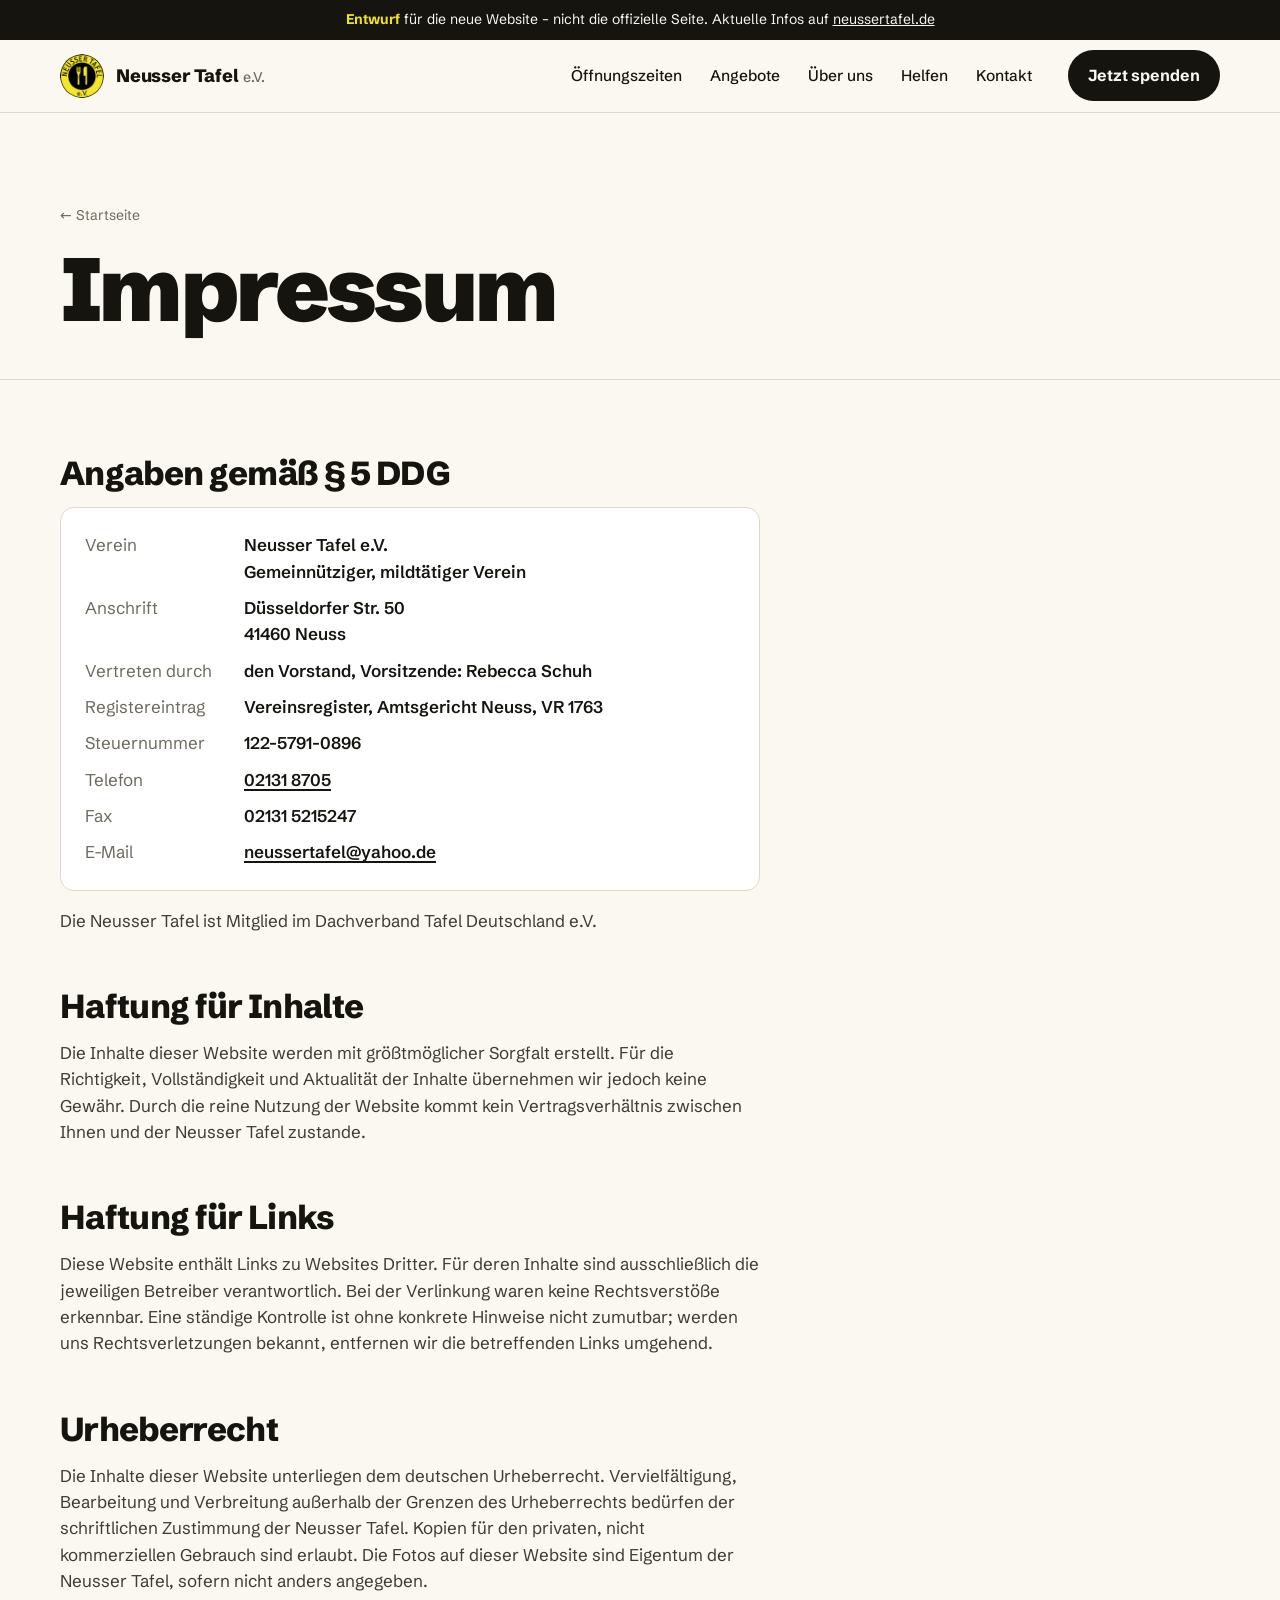
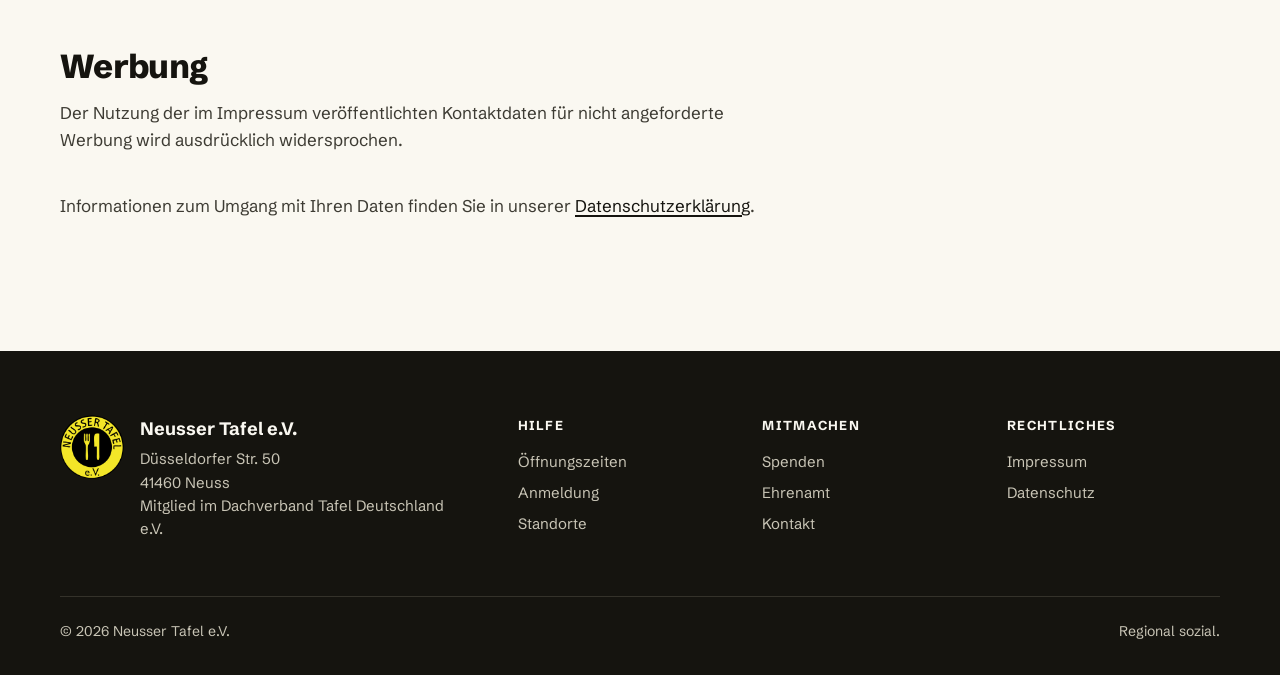
<file: impressum.html>
<!doctype html>
<html lang="de">
<head>
<meta charset="utf-8">
<meta name="viewport" content="width=device-width, initial-scale=1">
<title>Impressum – Neusser Tafel e.V.</title>
<meta name="description" content="Impressum der Neusser Tafel e.V.">
<meta name="robots" content="noindex, nofollow">
<link rel="icon" type="image/png" href="assets/logo.png">
<link rel="stylesheet" href="assets/site.css">
</head>
<body>
<div class="draft"><strong>Entwurf</strong> für die neue Website – nicht die offizielle Seite. Aktuelle Infos auf <a href="https://www.neussertafel.de/">neussertafel.de</a></div>
<header class="top" id="top">
  <div class="wrap">
    <a class="brand" href="index.html" aria-label="Neusser Tafel – zur Startseite">
      <img src="assets/logo.png" alt="">
      <span>Neusser Tafel <small>e.V.</small></span>
    </a>
    <nav class="nav" aria-label="Hauptnavigation">
      <a href="index.html#zeiten">Öffnungszeiten</a>
      <a href="index.html#angebote">Angebote</a>
      <a href="index.html#ueber-uns">Über uns</a>
      <a href="index.html#helfen">Helfen</a>
      <a href="index.html#kontakt">Kontakt</a>
    </nav>
    <a class="btn btn-ink" href="index.html#spenden">Jetzt spenden</a>
    <button class="menu-btn" aria-label="Menü öffnen" aria-expanded="false">
      <svg viewBox="0 0 24 24" fill="none" stroke="currentColor" stroke-width="2"><path d="M3 7h18M3 12h18M3 17h18"/></svg>
    </button>
  </div>
</header>

<main>
  <div class="page-hero">
    <div class="wrap">
      <a class="crumb" href="index.html">← Startseite</a>
      <h1>Impressum</h1>
    </div>
  </div>
  <div class="page">
    <div class="wrap">
      <div class="prose">
        <h2>Angaben gemäß § 5 DDG</h2>
        <dl class="facts-list">
          <dt>Verein</dt><dd>Neusser Tafel e.V.<br>Gemeinnütziger, mildtätiger Verein</dd>
          <dt>Anschrift</dt><dd>Düsseldorfer Str. 50<br>41460 Neuss</dd>
          <dt>Vertreten durch</dt><dd>den Vorstand, Vorsitzende: Rebecca Schuh</dd>
          <dt>Registereintrag</dt><dd>Vereinsregister, Amtsgericht Neuss, VR 1763</dd>
          <dt>Steuernummer</dt><dd>122-5791-0896</dd>
          <dt>Telefon</dt><dd><a href="tel:+4921318705">02131 8705</a></dd>
          <dt>Fax</dt><dd>02131 5215247</dd>
          <dt>E-Mail</dt><dd><a href="mailto:neussertafel@yahoo.de">neussertafel@yahoo.de</a></dd>
        </dl>
        <p>Die Neusser Tafel ist Mitglied im Dachverband Tafel Deutschland e.V.</p>

        <h2>Haftung für Inhalte</h2>
        <p>Die Inhalte dieser Website werden mit größtmöglicher Sorgfalt erstellt. Für die Richtigkeit, Vollständigkeit und Aktualität der Inhalte übernehmen wir jedoch keine Gewähr. Durch die reine Nutzung der Website kommt kein Vertragsverhältnis zwischen Ihnen und der Neusser Tafel zustande.</p>

        <h2>Haftung für Links</h2>
        <p>Diese Website enthält Links zu Websites Dritter. Für deren Inhalte sind ausschließlich die jeweiligen Betreiber verantwortlich. Bei der Verlinkung waren keine Rechtsverstöße erkennbar. Eine ständige Kontrolle ist ohne konkrete Hinweise nicht zumutbar; werden uns Rechtsverletzungen bekannt, entfernen wir die betreffenden Links umgehend.</p>

        <h2>Urheberrecht</h2>
        <p>Die Inhalte dieser Website unterliegen dem deutschen Urheberrecht. Vervielfältigung, Bearbeitung und Verbreitung außerhalb der Grenzen des Urheberrechts bedürfen der schriftlichen Zustimmung der Neusser Tafel. Kopien für den privaten, nicht kommerziellen Gebrauch sind erlaubt. Die Fotos auf dieser Website sind Eigentum der Neusser Tafel, sofern nicht anders angegeben.</p>

        <h2>Werbung</h2>
        <p>Der Nutzung der im Impressum veröffentlichten Kontaktdaten für nicht angeforderte Werbung wird ausdrücklich widersprochen.</p>

        <p style="margin-top:40px">Informationen zum Umgang mit Ihren Daten finden Sie in unserer <a href="datenschutz.html">Datenschutzerklärung</a>.</p>
      </div>
    </div>
  </div>
</main>

<footer>
  <div class="wrap">
    <div class="foot-grid">
      <div class="foot-brand">
        <img src="assets/logo.png" alt="Logo der Neusser Tafel">
        <p><strong>Neusser Tafel e.V.</strong>Düsseldorfer Str. 50<br>41460 Neuss<br>Mitglied im Dachverband Tafel Deutschland e.V.</p>
      </div>
      <div>
        <h4>Hilfe</h4>
        <ul><li><a href="index.html#zeiten">Öffnungszeiten</a></li><li><a href="index.html#wege">Anmeldung</a></li><li><a href="index.html#standorte">Standorte</a></li></ul>
      </div>
      <div>
        <h4>Mitmachen</h4>
        <ul><li><a href="index.html#spenden">Spenden</a></li><li><a href="index.html#helfen">Ehrenamt</a></li><li><a href="index.html#kontakt">Kontakt</a></li></ul>
      </div>
      <div>
        <h4>Rechtliches</h4>
        <ul><li><a href="impressum.html">Impressum</a></li><li><a href="datenschutz.html">Datenschutz</a></li></ul>
      </div>
    </div>
    <div class="foot-bottom">
      <span>© <span id="year">2026</span> Neusser Tafel e.V.</span>
      <span>Regional sozial.</span>
    </div>
  </div>
</footer>

<script src="assets/nav.js"></script>
</body>
</html>
</file>
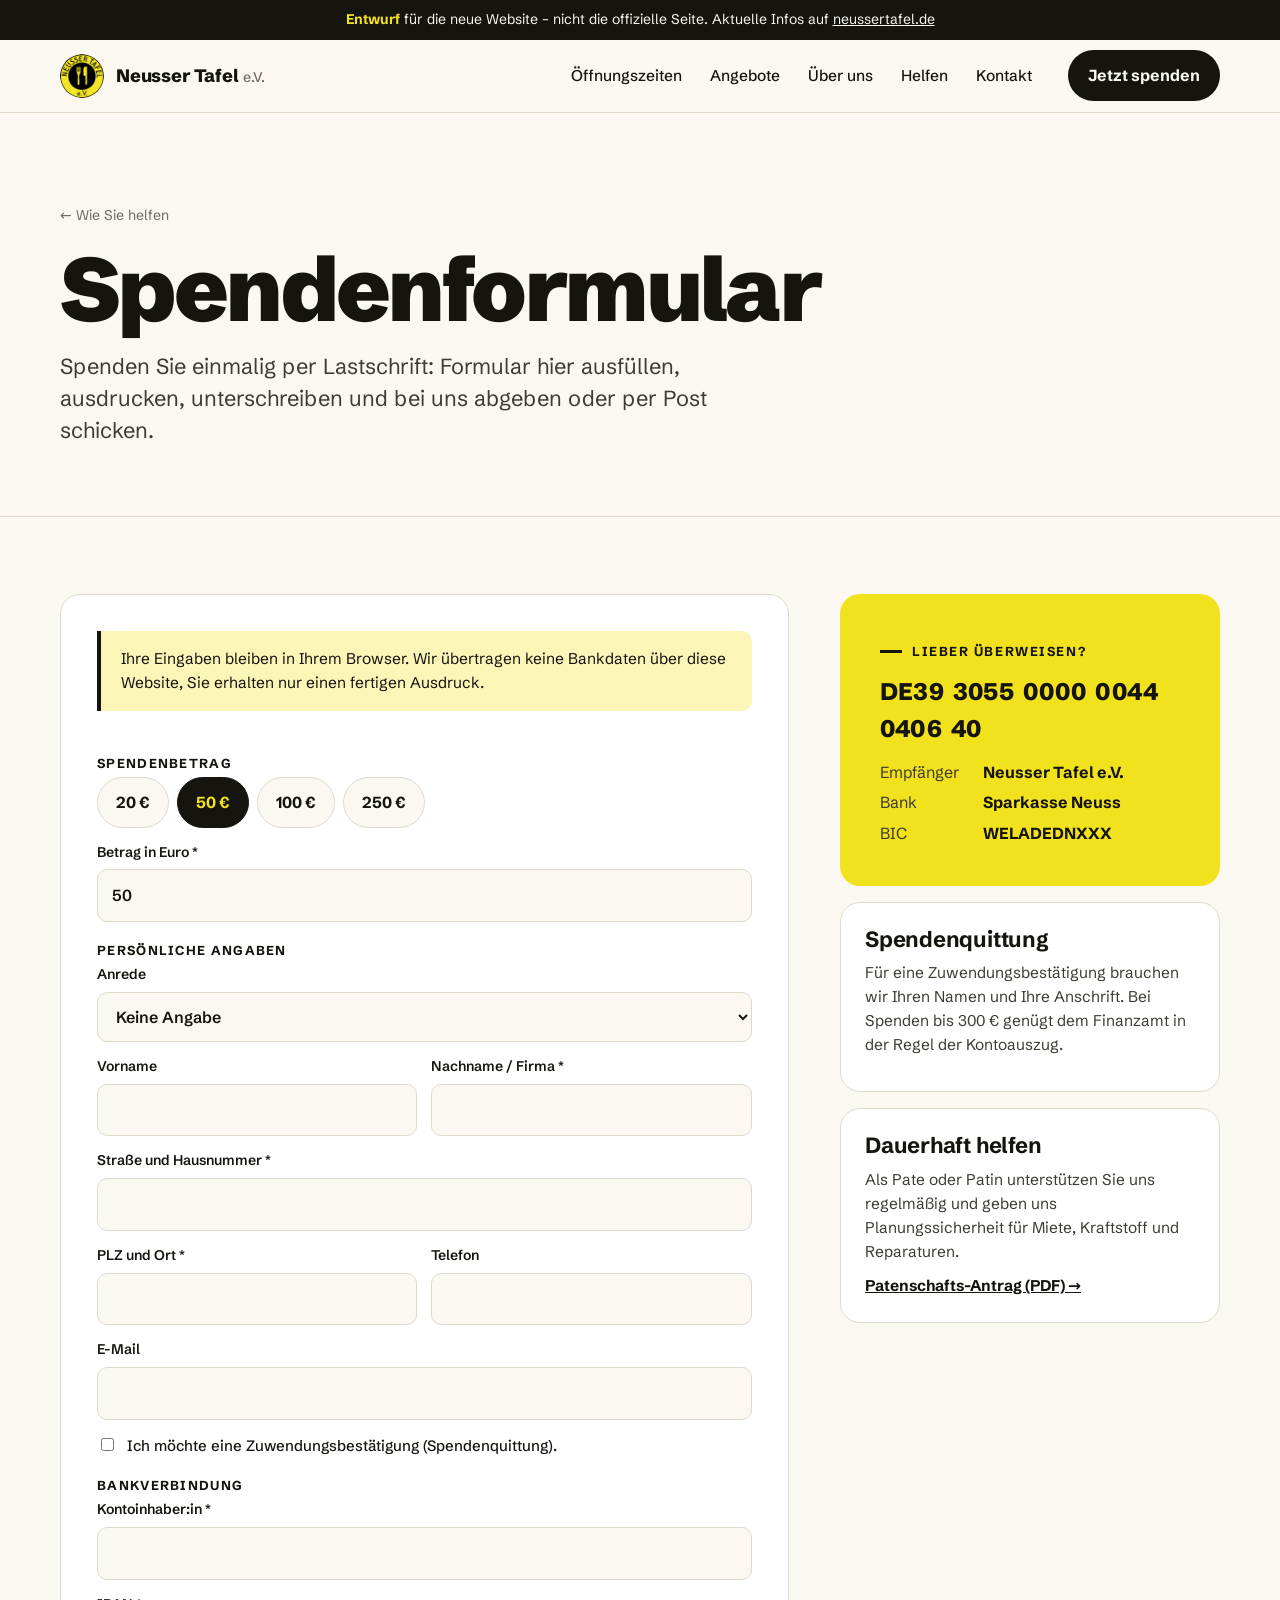
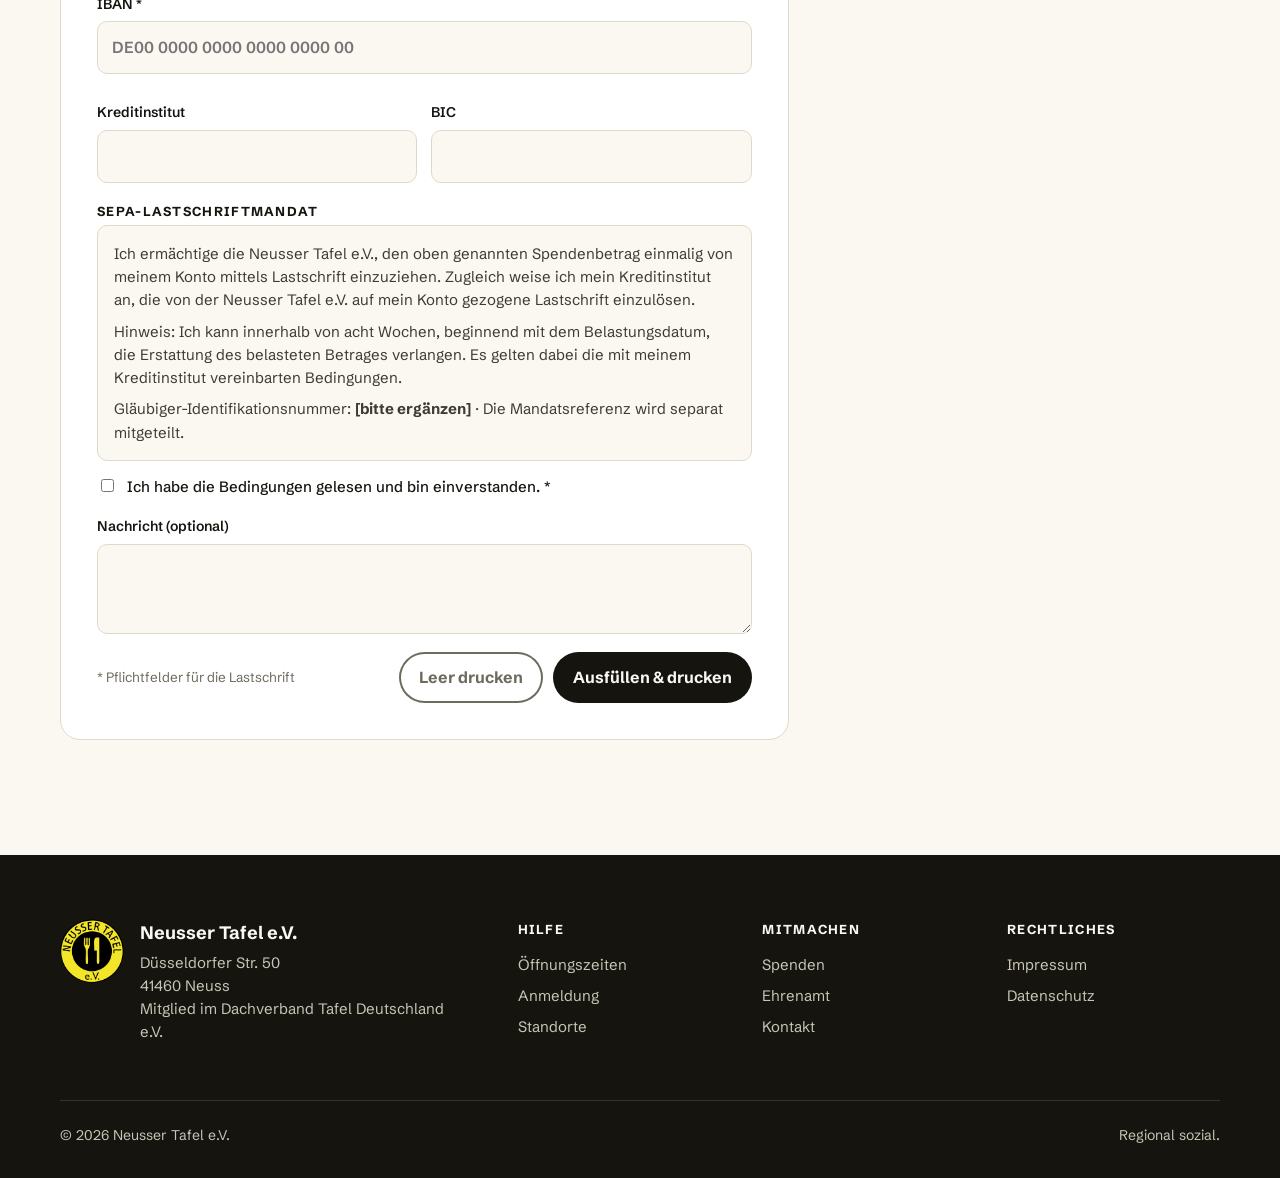
<file: spendenformular.html>
<!doctype html>
<html lang="de">
<head>
<meta charset="utf-8">
<meta name="viewport" content="width=device-width, initial-scale=1">
<title>Spendenformular – Neusser Tafel e.V.</title>
<meta name="description" content="Spenden per Lastschrift an die Neusser Tafel e.V. – Formular zum Ausdrucken.">
<meta name="robots" content="noindex, nofollow">
<link rel="icon" type="image/png" href="assets/logo.png">
<link rel="stylesheet" href="assets/site.css">
</head>
<body>
<div class="draft"><strong>Entwurf</strong> für die neue Website – nicht die offizielle Seite. Aktuelle Infos auf <a href="https://www.neussertafel.de/">neussertafel.de</a></div>
<header class="top" id="top">
  <div class="wrap">
    <a class="brand" href="index.html" aria-label="Neusser Tafel – zur Startseite">
      <img src="assets/logo.png" alt="">
      <span>Neusser Tafel <small>e.V.</small></span>
    </a>
    <nav class="nav" aria-label="Hauptnavigation">
      <a href="index.html#zeiten">Öffnungszeiten</a>
      <a href="index.html#angebote">Angebote</a>
      <a href="index.html#ueber-uns">Über uns</a>
      <a href="index.html#helfen">Helfen</a>
      <a href="index.html#kontakt">Kontakt</a>
    </nav>
    <a class="btn btn-ink" href="index.html#spenden">Jetzt spenden</a>
    <button class="menu-btn" aria-label="Menü öffnen" aria-expanded="false">
      <svg viewBox="0 0 24 24" fill="none" stroke="currentColor" stroke-width="2"><path d="M3 7h18M3 12h18M3 17h18"/></svg>
    </button>
  </div>
</header>

<main>
  <div class="page-hero">
    <div class="wrap">
      <a class="crumb" href="index.html#helfen">← Wie Sie helfen</a>
      <h1>Spenden&shy;formular</h1>
      <p class="lead">Spenden Sie einmalig per Lastschrift: Formular hier ausfüllen, ausdrucken, unterschreiben und bei uns abgeben oder per Post schicken.</p>
    </div>
  </div>
  <div class="page">
    <div class="wrap donate-grid">
      <form class="mandate" id="mandate" novalidate>
        <div class="callout no-print"><p>Ihre Eingaben bleiben in Ihrem Browser. Wir übertragen keine Bankdaten über diese Website, Sie erhalten nur einen fertigen Ausdruck.</p></div>

        <div class="print-only">
          <p><strong>Neusser Tafel e.V.</strong> · Düsseldorfer Str. 50 · 41460 Neuss</p>
        </div>

        <fieldset>
          <legend>Spendenbetrag</legend>
          <div class="amounts" role="radiogroup" aria-label="Betrag wählen">
            <label><input type="radio" name="preset" value="20"><span>20 €</span></label>
            <label><input type="radio" name="preset" value="50" checked><span>50 €</span></label>
            <label><input type="radio" name="preset" value="100"><span>100 €</span></label>
            <label><input type="radio" name="preset" value="250"><span>250 €</span></label>
          </div>
          <label>Betrag in Euro *<input name="amount" id="amount" inputmode="decimal" value="50" autocomplete="off"></label>
        </fieldset>

        <fieldset>
          <legend>Persönliche Angaben</legend>
          <label>Anrede
            <select name="salutation"><option>Keine Angabe</option><option>Frau</option><option>Herr</option><option>Firma</option></select>
          </label>
          <div class="row2">
            <label>Vorname<input name="first" autocomplete="given-name"></label>
            <label>Nachname / Firma *<input name="last" autocomplete="family-name"></label>
          </div>
          <label>Straße und Hausnummer *<input name="street" autocomplete="street-address"></label>
          <div class="row2">
            <label>PLZ und Ort *<input name="city" autocomplete="address-level2"></label>
            <label>Telefon<input name="phone" type="tel" autocomplete="tel"></label>
          </div>
          <label>E-Mail<input name="email" type="email" autocomplete="email"></label>
          <label class="check"><input type="checkbox" name="receipt"> Ich möchte eine Zuwendungsbestätigung (Spendenquittung).</label>
        </fieldset>

        <fieldset>
          <legend>Bankverbindung</legend>
          <label>Kontoinhaber:in *<input name="holder" autocomplete="off"></label>
          <label>IBAN *<input name="iban" id="iban-in" autocomplete="off" spellcheck="false" placeholder="DE00 0000 0000 0000 0000 00"></label>
          <span id="iban-msg" role="status" style="font-size:14px; margin-top:-6px"></span>
          <div class="row2">
            <label>Kreditinstitut<input name="bank" autocomplete="off"></label>
            <label>BIC<input name="bic" autocomplete="off"></label>
          </div>
        </fieldset>

        <fieldset>
          <legend>SEPA-Lastschriftmandat</legend>
          <div class="mandate-text">
            <p>Ich ermächtige die Neusser Tafel e.V., den oben genannten Spendenbetrag einmalig von meinem Konto mittels Lastschrift einzuziehen. Zugleich weise ich mein Kreditinstitut an, die von der Neusser Tafel e.V. auf mein Konto gezogene Lastschrift einzulösen.</p>
            <p>Hinweis: Ich kann innerhalb von acht Wochen, beginnend mit dem Belastungsdatum, die Erstattung des belasteten Betrages verlangen. Es gelten dabei die mit meinem Kreditinstitut vereinbarten Bedingungen.</p>
            <p>Gläubiger-Identifikationsnummer: <strong>[bitte ergänzen]</strong> · Die Mandatsreferenz wird separat mitgeteilt.</p>
          </div>
          <label class="check"><input type="checkbox" name="agree"> Ich habe die Bedingungen gelesen und bin einverstanden. *</label>
        </fieldset>

        <label>Nachricht (optional)<textarea name="note" style="min-height:90px"></textarea></label>

        <div class="sign">
          <div>Ort, Datum</div>
          <div>Unterschrift Kontoinhaber:in</div>
        </div>

        <div class="form-foot">
          <span id="form-msg" role="status">* Pflichtfelder für die Lastschrift</span>
          <span style="display:flex; gap:10px; flex-wrap:wrap">
            <button class="btn btn-line" type="button" id="print-empty">Leer drucken</button>
            <button class="btn btn-ink" type="submit">Ausfüllen &amp; drucken</button>
          </span>
        </div>
      </form>

      <aside class="donate-side">
        <div class="bank">
          <div>
            <div class="eyebrow" style="margin-bottom:8px">Lieber überweisen?</div>
            <div class="iban">DE39 3055 0000 0044 0406 40</div>
            <dl>
              <dt>Empfänger</dt><dd>Neusser Tafel e.V.</dd>
              <dt>Bank</dt><dd>Sparkasse Neuss</dd>
              <dt>BIC</dt><dd>WELADEDNXXX</dd>
            </dl>
          </div>
        </div>
        <div class="side-card">
          <h3>Spendenquittung</h3>
          <p>Für eine Zuwendungsbestätigung brauchen wir Ihren Namen und Ihre Anschrift. Bei Spenden bis 300 € genügt dem Finanzamt in der Regel der Kontoauszug.</p>
        </div>
        <div class="side-card">
          <h3>Dauerhaft helfen</h3>
          <p>Als Pate oder Patin unterstützen Sie uns regelmäßig und geben uns Planungssicherheit für Miete, Kraftstoff und Reparaturen.</p>
          <a href="assets/docs/Patenschafts-Antrag.pdf" target="_blank" rel="noopener" style="font-weight:700">Patenschafts-Antrag (PDF) →</a>
        </div>
      </aside>
    </div>
  </div>
</main>

<footer>
  <div class="wrap">
    <div class="foot-grid">
      <div class="foot-brand">
        <img src="assets/logo.png" alt="Logo der Neusser Tafel">
        <p><strong>Neusser Tafel e.V.</strong>Düsseldorfer Str. 50<br>41460 Neuss<br>Mitglied im Dachverband Tafel Deutschland e.V.</p>
      </div>
      <div>
        <h4>Hilfe</h4>
        <ul><li><a href="index.html#zeiten">Öffnungszeiten</a></li><li><a href="index.html#wege">Anmeldung</a></li><li><a href="index.html#standorte">Standorte</a></li></ul>
      </div>
      <div>
        <h4>Mitmachen</h4>
        <ul><li><a href="index.html#spenden">Spenden</a></li><li><a href="index.html#helfen">Ehrenamt</a></li><li><a href="index.html#kontakt">Kontakt</a></li></ul>
      </div>
      <div>
        <h4>Rechtliches</h4>
        <ul><li><a href="impressum.html">Impressum</a></li><li><a href="datenschutz.html">Datenschutz</a></li></ul>
      </div>
    </div>
    <div class="foot-bottom">
      <span>© <span id="year">2026</span> Neusser Tafel e.V.</span>
      <span>Regional sozial.</span>
    </div>
  </div>
</footer>

<script src="assets/nav.js"></script>
<script src="assets/donate.js"></script>
</body>
</html>
</file>
<file: assets/site.css>
/* Schrift lokal eingebunden – keine Verbindung zu Google Fonts */
  @font-face {
    font-family: "Schibsted Grotesk";
    src: url("fonts/schibsted-grotesk-latin-wght-normal.woff2") format("woff2");
    font-weight: 400 900; font-style: normal; font-display: swap;
  }
  :root {
    --yellow: #F2E21E;      /* aus dem Logo */
    --yellow-soft: #FBF5B8;
    --ink: #15140F;         /* Logo-Schwarz, minimal wärmer */
    --ink-2: #3D3B33;
    --muted: #6E6A5E;
    --paper: #FAF8F1;
    --paper-2: #F1EEE2;
    --line: #DEDACB;
    --open: #1F7A3A;
    --radius: 14px;
    --max: 1240px;
    --gutter: clamp(16px, 4vw, 40px);
  }
  *, *::before, *::after { box-sizing: border-box; }
  html { scroll-behavior: smooth; scroll-padding-top: 84px; }
  body {
    margin: 0; background: var(--paper); color: var(--ink);
    font-family: "Schibsted Grotesk", system-ui, sans-serif;
    font-size: 17px; line-height: 1.55;
    -webkit-font-smoothing: antialiased;
  }
  img { max-width: 100%; display: block; }
  a { color: inherit; }
  button { color: inherit; }
  .wrap { max-width: var(--max); margin: 0 auto; padding: 0 var(--gutter); }
  h1, h2, h3 { line-height: 1.02; letter-spacing: -0.025em; margin: 0; font-weight: 800; }
  h2 { font-size: clamp(36px, 5.4vw, 68px); }
  h3 { font-size: 22px; letter-spacing: -0.01em; line-height: 1.2; font-weight: 700; }
  p { margin: 0 0 1em; }
  .eyebrow {
    font-size: 13px; font-weight: 700; text-transform: uppercase; letter-spacing: .12em;
    display: inline-flex; align-items: center; gap: 10px; margin-bottom: 20px;
  }
  .eyebrow::before { content: ""; width: 22px; height: 3px; background: currentColor; }
  .lead { font-size: clamp(19px, 1.7vw, 22px); line-height: 1.45; color: var(--ink-2); max-width: 40ch; }

  /* ---------- Header ---------- */
  .top {
    position: sticky; top: 0; z-index: 50;
    background: color-mix(in srgb, var(--paper) 92%, transparent);
    backdrop-filter: saturate(1.4) blur(10px);
    border-bottom: 1px solid var(--line);
  }
  .top .wrap { display: flex; align-items: center; gap: 24px; height: 72px; }
  .brand { display: flex; align-items: center; gap: 12px; text-decoration: none; font-weight: 800; letter-spacing: -0.01em; font-size: 18px; white-space: nowrap; }
  .brand img { width: 44px; height: 44px; border-radius: 50%; }
  .brand small { font-weight: 500; color: var(--muted); font-size: 14px; margin-left: 2px; }
  .nav { display: flex; gap: 4px; margin-left: auto; }
  .nav a { text-decoration: none; font-weight: 500; font-size: 15.5px; padding: 8px 12px; border-radius: 8px; }
  .nav a:hover { background: var(--paper-2); }
  .btn {
    display: inline-flex; align-items: center; gap: 10px; text-decoration: none; cursor: pointer;
    font: inherit; font-weight: 700; font-size: 16px; border: 0;
    padding: 13px 20px; border-radius: 999px; transition: transform .15s ease, background .15s ease;
  }
  .btn:active { transform: translateY(1px); }
  .btn-ink { background: var(--ink); color: var(--paper); }
  .btn-ink:hover { background: #000; }
  .btn-yellow { background: var(--yellow); color: var(--ink); }
  .btn-yellow:hover { background: #E8D60F; }
  .btn-line { background: transparent; color: inherit; box-shadow: inset 0 0 0 2px currentColor; }
  .btn svg { width: 18px; height: 18px; }
  .menu-btn { display: none; margin-left: auto; background: none; border: 0; padding: 8px; cursor: pointer; color: var(--ink); -webkit-tap-highlight-color: transparent; }
  .menu-btn svg { width: 28px; height: 28px; }
  @media (max-width: 980px) {
    .nav, .top .btn-ink { display: none; }
    .menu-btn { display: block; }
    .top.open .nav {
      display: flex; flex-direction: column; position: absolute; left: 0; right: 0; top: 72px;
      background: var(--paper); border-bottom: 1px solid var(--line); padding: 8px var(--gutter) 20px; gap: 0;
    }
    .top.open .nav a { padding: 14px 0; font-size: 20px; font-weight: 600; border-bottom: 1px solid var(--line); border-radius: 0; }
  }

  /* ---------- Hero ---------- */
  .hero { padding: clamp(40px, 7vw, 96px) 0 clamp(48px, 6vw, 80px); }
  .hero-grid { display: grid; grid-template-columns: 1.15fr 1fr; gap: clamp(32px, 5vw, 72px); align-items: end; }
  .hero h1 { font-size: clamp(52px, 9vw, 128px); line-height: .92; letter-spacing: -0.045em; font-weight: 900; }
  .hero h1 .mark { position: relative; white-space: nowrap; z-index: 0; }
  .hero h1 .mark::after {
    content: ""; position: absolute; left: -0.04em; right: -0.06em; bottom: 0.06em; height: 0.36em;
    background: var(--yellow); z-index: -1; transform: skewX(-8deg);
  }
  .hero-grid > *, .contact > *, .about > *, .places > *, .paths > * { min-width: 0; }
  .hero .lead { margin-top: 28px; }
  .hero-actions { display: flex; flex-wrap: wrap; gap: 12px; margin-top: 32px; }

  .status {
    background: var(--ink); color: var(--paper); border-radius: 20px; padding: 26px 26px 22px;
  }
  .status-head { display: flex; justify-content: space-between; align-items: baseline; gap: 12px; margin-bottom: 18px; }
  .status-head strong { font-size: 13px; letter-spacing: .12em; text-transform: uppercase; color: var(--yellow); }
  .status-head strong { white-space: nowrap; }
  .status-head span { color: #B9B5A6; font-size: 15px; text-align: right; }
  .status ul { list-style: none; margin: 0; padding: 0; }
  .status li { display: grid; grid-template-columns: 1fr auto; gap: 4px 16px; padding: 14px 0; border-top: 1px solid #2E2C24; }
  .status li .name { font-weight: 600; }
  .status li .where { color: #9B978A; font-size: 14px; grid-column: 1; }
  .status li .state { grid-row: 1 / span 2; grid-column: 2; align-self: center; text-align: right; font-size: 15px; }
  .pill { display: inline-flex; align-items: center; gap: 8px; font-weight: 600; white-space: nowrap; }
  .pill::before { content: ""; width: 9px; height: 9px; border-radius: 50%; background: #6E6A5E; }
  .pill.is-open { color: var(--yellow); }
  .pill.is-open::before { background: var(--yellow); box-shadow: 0 0 0 4px rgba(242,226,30,.18); }
  .pill.is-later::before { background: transparent; box-shadow: inset 0 0 0 2px #B9B5A6; }
  .state .pill { flex-wrap: wrap; justify-content: flex-end; column-gap: 8px; row-gap: 0; }
  .pill small { flex-basis: 100%; text-align: right; font-weight: 400; color: #9B978A; font-size: 13px; }
  .status-foot { margin-top: 14px; font-size: 14px; color: #B9B5A6; }
  .status-foot a { color: var(--paper); }

  .hero-media { margin-top: clamp(40px, 6vw, 72px); display: grid; grid-template-columns: 2fr 1fr; gap: 16px; }
  .ph {
    position: relative; border-radius: var(--radius); overflow: hidden; min-height: 220px;
    background:
      repeating-linear-gradient(135deg, transparent 0 14px, rgba(21,20,15,.045) 14px 15px),
      var(--paper-2);
    border: 1px solid var(--line);
    display: flex; align-items: flex-end;
  }
  .ph > span {
    margin: 14px; font-size: 13px; font-weight: 600; color: var(--muted);
    background: var(--paper); padding: 6px 10px; border-radius: 6px; border: 1px solid var(--line);
  }
  .ph.tall { aspect-ratio: 16 / 9; min-height: 0; }
  .ph.yellow { background: repeating-linear-gradient(135deg, transparent 0 14px, rgba(21,20,15,.07) 14px 15px), var(--yellow); border-color: transparent; }

  @media (max-width: 900px) {
    .hero-grid { grid-template-columns: 1fr; }
    .hero-media { grid-template-columns: 1fr; }
    .hero-media .ph:last-child { display: none; }
  }

  /* ---------- Zahlen ---------- */
  .facts { background: var(--yellow); }
  .facts .wrap { display: grid; grid-template-columns: repeat(4, 1fr); }
  .fact { padding: 40px 24px 36px 0; }
  .fact + .fact { padding-left: 24px; border-left: 2px solid var(--ink); }
  .fact b { display: block; white-space: nowrap; font-size: clamp(32px, 4.4vw, 60px); font-weight: 900; letter-spacing: -0.04em; line-height: 1; }
  .fact span { display: block; margin-top: 10px; font-weight: 500; max-width: 22ch; }
  @media (max-width: 860px) {
    .facts .wrap { grid-template-columns: 1fr 1fr; }
    .fact, .fact + .fact { padding: 28px 16px 24px 0; border-left: 0; }
    .fact:nth-child(even) { padding-left: 16px; border-left: 2px solid var(--ink); }
    .fact:nth-child(n+3) { border-top: 2px solid var(--ink); }
  }

  /* ---------- Sections ---------- */
  section { padding: clamp(72px, 10vw, 128px) 0; }
  .sec-head { display: grid; grid-template-columns: 1fr 1fr; gap: 32px 64px; align-items: end; margin-bottom: clamp(40px, 5vw, 64px); }
  .sec-head p { color: var(--ink-2); font-size: 19px; max-width: 46ch; margin: 0; }
  @media (max-width: 860px) { .sec-head { grid-template-columns: 1fr; } }

  /* Zwei Wege */
  .paths { display: grid; grid-template-columns: 1fr 1fr; gap: 16px; }
  .path { border-radius: 20px; padding: clamp(28px, 4vw, 48px); display: flex; flex-direction: column; min-height: 420px; }
  .path.need { background: var(--ink); color: var(--paper); }
  .path.give { background: var(--paper-2); }
  .path h3 { font-size: clamp(30px, 3.4vw, 44px); letter-spacing: -0.03em; line-height: 1.02; font-weight: 800; margin-bottom: 20px; }
  .path ol { margin: 0 0 28px; padding: 0; list-style: none; counter-reset: s; }
  .path ol li { counter-increment: s; display: grid; grid-template-columns: 36px 1fr; padding: 12px 0; border-top: 1px solid rgba(127,127,127,.25); }
  .path ol li::before { content: counter(s, decimal-leading-zero); font-weight: 700; color: var(--muted); }
  .path.need ol li::before { color: var(--yellow); }
  .path .btn { margin-top: auto; align-self: flex-start; }
  @media (max-width: 860px) { .paths { grid-template-columns: 1fr; } .path { min-height: 0; } }

  /* Öffnungszeiten */
  #zeiten { background: var(--paper-2); }
  .week { width: 100%; border-collapse: collapse; background: var(--paper); border-radius: var(--radius); overflow: hidden; }
  .week th, .week td { padding: 16px 14px; text-align: left; vertical-align: top; border-bottom: 1px solid var(--line); }
  .week thead th { font-size: 13px; text-transform: uppercase; letter-spacing: .1em; color: var(--muted); font-weight: 700; background: var(--paper); }
  .week thead th.today { color: var(--ink); }
  .week thead th.today::after { content: " · heute"; text-transform: none; letter-spacing: 0; color: var(--ink); background: var(--yellow); padding: 1px 6px; border-radius: 4px; margin-left: 4px; }
  .week tbody th { font-weight: 700; width: 24%; }
  .week tbody th small { display: block; font-weight: 400; color: var(--muted); font-size: 14px; margin-top: 2px; }
  .week td { font-variant-numeric: tabular-nums; font-size: 15px; white-space: nowrap; color: var(--muted); }
  .week td.on { color: var(--ink); font-weight: 600; }
  .week td.on span { background: var(--yellow-soft); padding: 3px 8px; border-radius: 6px; }
  .week td.col-today { background: rgba(242,226,30,.09); }
  .week tbody tr:last-child > * { border-bottom: 0; }
  .table-scroll { overflow-x: auto; border-radius: var(--radius); border: 1px solid var(--line); }
  .days { display: none; list-style: none; margin: 0; padding: 0; gap: 10px; }
  .day { background: var(--paper); border: 1px solid var(--line); border-radius: var(--radius); padding: 18px 18px 8px; }
  .day.today { border: 2px solid var(--ink); }
  .day h3 { font-size: 18px; margin-bottom: 6px; display: flex; gap: 8px; align-items: center; }
  .day h3 em { font-style: normal; font-size: 12px; background: var(--yellow); padding: 2px 7px; border-radius: 4px; }
  .day dl { margin: 0; }
  .day div { display: flex; justify-content: space-between; gap: 12px; padding: 9px 0; border-top: 1px solid var(--line); font-size: 15.5px; }
  .day dt small { display: block; color: var(--muted); font-size: 13px; }
  .day dd { margin: 0; font-weight: 700; white-space: nowrap; }
  @media (max-width: 700px) { .table-scroll { display: none; } .days { display: grid; } }
  .notes { display: grid; grid-template-columns: repeat(3, 1fr); gap: 16px; margin-top: 24px; }
  .note { background: var(--paper); border: 1px solid var(--line); border-radius: var(--radius); padding: 22px; font-size: 15.5px; }
  .note h3 { font-size: 17px; margin-bottom: 8px; }
  .note p { margin: 0; color: var(--ink-2); }
  .note.warn { background: var(--yellow); border-color: var(--yellow); }
  @media (max-width: 860px) { .notes { grid-template-columns: 1fr; } }

  /* Angebote */
  .offers { display: grid; grid-template-columns: repeat(12, 1fr); gap: 16px; }
  .offer { grid-column: span 4; border-top: 3px solid var(--ink); padding-top: 22px; }
  .offer .ph { aspect-ratio: 4 / 3; min-height: 0; margin-bottom: 22px; }
  .offer h3 { margin-bottom: 10px; }
  .offer p { color: var(--ink-2); font-size: 16px; }
  .offer .meta { font-size: 14.5px; font-weight: 600; color: var(--ink); margin: 0; }
  .offer .meta span { color: var(--muted); font-weight: 400; }
  .offer.wide { grid-column: span 6; }
  @media (max-width: 960px) { .offer, .offer.wide { grid-column: span 6; } }
  @media (max-width: 620px) { .offer, .offer.wide { grid-column: span 12; } }

  /* Über uns */
  .about { display: grid; grid-template-columns: 5fr 7fr; gap: clamp(32px, 6vw, 96px); }
  .about .ph { aspect-ratio: 4 / 5; min-height: 0; position: sticky; top: 100px; }
  .about-body h2 { margin-bottom: 32px; }
  .about-body .big { font-size: clamp(22px, 2.2vw, 28px); line-height: 1.35; letter-spacing: -0.01em; font-weight: 500; }
  .about-body .big em { font-style: normal; background: linear-gradient(transparent 62%, var(--yellow) 62%); }
  .timeline { list-style: none; padding: 0; margin: 40px 0 0; border-top: 1px solid var(--line); }
  .timeline li { display: grid; grid-template-columns: 140px 1fr; gap: 24px; padding: 18px 0; border-bottom: 1px solid var(--line); }
  .timeline b { font-weight: 800; }
  .timeline span { color: var(--ink-2); }
  @media (max-width: 860px) {
    .about { grid-template-columns: 1fr; }
    .about .ph { position: static; aspect-ratio: 16 / 10; }
    .timeline li { grid-template-columns: 1fr; gap: 2px; }
  }

  /* Helfen */
  #helfen { background: var(--ink); color: var(--paper); }
  #helfen .sec-head p { color: #C9C5B6; }
  .ways { display: grid; grid-template-columns: repeat(4, 1fr); gap: 1px; background: #34322A; border: 1px solid #34322A; border-radius: 20px; overflow: hidden; }
  .way { background: var(--ink); padding: 32px 26px 30px; display: flex; flex-direction: column; gap: 12px; }
  .way .num { font-size: 13px; font-weight: 700; color: var(--yellow); letter-spacing: .1em; }
  .way h3 { font-size: 24px; }
  .way p { color: #C9C5B6; font-size: 15.5px; margin: 0; }
  .way a { margin-top: auto; padding-top: 12px; font-weight: 700; text-decoration: none; color: var(--yellow); }
  .way a:hover { text-decoration: underline; }
  @media (max-width: 960px) { .ways { grid-template-columns: 1fr 1fr; } }
  @media (max-width: 560px) { .ways { grid-template-columns: 1fr; } }

  .bank {
    margin-top: 16px; background: var(--yellow); color: var(--ink); border-radius: 20px;
    padding: clamp(24px, 3.5vw, 40px); display: grid; grid-template-columns: 1fr auto; gap: 24px; align-items: center;
  }
  .bank dl { display: grid; grid-template-columns: auto 1fr; gap: 6px 24px; margin: 12px 0 0; font-size: 16px; }
  .bank dt { color: var(--ink-2); }
  .bank dd { margin: 0; font-weight: 700; }
  .bank .iban { font-size: clamp(22px, 3vw, 34px); font-weight: 800; letter-spacing: 0.01em; margin-top: 4px; word-spacing: .15em; }
  .bank small { display: block; margin-top: 16px; font-size: 14px; color: var(--ink-2); }
  @media (max-width: 760px) { .bank { grid-template-columns: 1fr; } }

  /* Standorte */
  .places { display: grid; grid-template-columns: 1.3fr 1fr; gap: 16px; }
  .map { min-height: 460px; }
  .place-list { display: flex; flex-direction: column; gap: 16px; }
  .place { border: 1px solid var(--line); border-radius: var(--radius); padding: 24px; background: #fff; }
  .place.main { background: var(--ink); color: var(--paper); border-color: var(--ink); }
  .place .tag { font-size: 12px; font-weight: 700; letter-spacing: .1em; text-transform: uppercase; color: var(--muted); }
  .place.main .tag { color: var(--yellow); }
  .place h3 { margin: 6px 0 8px; }
  .place p { margin: 0; font-size: 15.5px; }
  .place.main p { color: #C9C5B6; }
  .place a.route { display: inline-block; margin-top: 12px; font-weight: 700; font-size: 15px; }
  .place.main a.route { color: var(--yellow); }
  @media (max-width: 860px) { .places { grid-template-columns: 1fr; } .map { min-height: 280px; } }

  /* Kontakt */
  .contact { display: grid; grid-template-columns: 1fr 1fr; gap: clamp(32px, 6vw, 96px); }
  .channels { list-style: none; margin: 32px 0 0; padding: 0; }
  .channels li { border-top: 1px solid var(--line); }
  .channels li:last-child { border-bottom: 1px solid var(--line); }
  .channels a, .channels div { display: grid; grid-template-columns: 110px 1fr auto; gap: 16px; align-items: center; padding: 20px 0; text-decoration: none; }
  .channels small { color: var(--muted); font-size: 14px; }
  .channels strong { font-size: clamp(20px, 2.2vw, 26px); font-weight: 700; letter-spacing: -0.01em; }
  .channels a:hover strong { text-decoration: underline; text-decoration-thickness: 2px; text-underline-offset: 4px; }
  .channels .arrow { font-size: 22px; }
  .channels strong { overflow-wrap: anywhere; }
  form { display: grid; gap: 14px; background: #fff; border: 1px solid var(--line); border-radius: 20px; padding: clamp(22px, 3vw, 36px); }
  label { display: grid; gap: 6px; font-size: 14px; font-weight: 600; }
  input, textarea, select {
    width: 100%; min-width: 0; font: inherit; font-size: 16px; padding: 13px 14px; border: 1.5px solid var(--line); border-radius: 10px; background: var(--paper); color: var(--ink);
  }
  input:focus, textarea:focus, select:focus { outline: none; border-color: var(--ink); box-shadow: 0 0 0 4px var(--yellow-soft); }
  textarea { min-height: 140px; resize: vertical; }
  .row2 { display: grid; grid-template-columns: minmax(0,1fr) minmax(0,1fr); gap: 14px; }
  form > *, .row2 > * { min-width: 0; }
  .form-foot { display: flex; justify-content: space-between; align-items: center; gap: 16px; flex-wrap: wrap; font-size: 13.5px; color: var(--muted); }
  @media (max-width: 860px) { .contact { grid-template-columns: 1fr; } .channels a, .channels div { grid-template-columns: 1fr auto; } .channels small { grid-column: 1 / -1; } }
  @media (max-width: 520px) { .row2 { grid-template-columns: 1fr; } }

  /* Footer */
  footer { background: var(--ink); color: #C9C5B6; padding: 64px 0 32px; font-size: 15px; }
  .foot-grid { display: grid; grid-template-columns: 2fr 1fr 1fr 1fr; gap: 32px; }
  footer h4 { color: var(--paper); font-size: 13px; letter-spacing: .1em; text-transform: uppercase; margin: 0 0 14px; }
  footer ul { list-style: none; margin: 0; padding: 0; display: grid; gap: 8px; }
  footer a { text-decoration: none; }
  footer a:hover { color: var(--yellow); }
  .foot-brand { display: flex; gap: 16px; align-items: flex-start; }
  .foot-brand img { width: 64px; height: 64px; border-radius: 50%; }
  .foot-brand p { margin: 0; max-width: 34ch; }
  .foot-brand strong { color: var(--paper); display: block; font-size: 18px; margin-bottom: 4px; }
  .foot-bottom { margin-top: 56px; padding-top: 24px; border-top: 1px solid #34322A; display: flex; justify-content: space-between; gap: 16px; flex-wrap: wrap; font-size: 14px; }
  @media (max-width: 860px) { .foot-grid { grid-template-columns: 1fr 1fr; } .foot-grid > :first-child { grid-column: 1 / -1; } }

  .draft { background: var(--ink); color: var(--paper); font-size: 14px; text-align: center; padding: 9px var(--gutter); }
  .draft strong { color: var(--yellow); }
  .draft a { color: var(--paper); }

  .map { position: relative; padding: 0; overflow: hidden; }
  .map-consent { position: absolute; inset: 0; display: flex; flex-direction: column; justify-content: center; align-items: flex-start; gap: 14px; padding: clamp(24px, 4vw, 48px); }
  .map-consent h3 { font-size: 24px; }
  .map-consent p { margin: 0; max-width: 42ch; color: var(--ink-2); font-size: 15.5px; }
  .map-consent label { display: flex; gap: 8px; align-items: center; font-weight: 500; font-size: 14px; color: var(--ink-2); }
  .map-consent input { width: auto; }
  #map-canvas { position: absolute; inset: 0; display: none; }
  .map.loaded #map-canvas { display: block; }
  .map.loaded .map-consent { display: none; }
  .pin { width: 34px; height: 34px; border-radius: 50%; background: var(--yellow); border: 3px solid var(--ink); display: grid; place-items: center; font-weight: 800; font-size: 14px; color: var(--ink); box-shadow: 0 2px 6px rgba(0,0,0,.25); }
  .pin.main { width: 42px; height: 42px; background: var(--ink); color: var(--yellow); border-color: var(--yellow); }
  .leaflet-popup-content { font-family: "Schibsted Grotesk", system-ui, sans-serif; font-size: 14px; }
  .place[data-pin] { cursor: pointer; }

  :focus-visible { outline: 3px solid var(--ink); outline-offset: 3px; border-radius: 4px; }
  #helfen :focus-visible, footer :focus-visible, .status :focus-visible { outline-color: var(--yellow); }
  .sr-only { position: absolute; width: 1px; height: 1px; overflow: hidden; clip: rect(0 0 0 0); }
  @media (prefers-reduced-motion: reduce) { html { scroll-behavior: auto; } * { transition: none !important; } }

  /* ---------- Unterseiten ---------- */
  .page-hero { padding: clamp(40px, 7vw, 88px) 0 clamp(28px, 4vw, 48px); border-bottom: 1px solid var(--line); }
  .page-hero h1 { font-size: clamp(44px, 7vw, 92px); letter-spacing: -0.04em; font-weight: 900; line-height: .95; }
  .page-hero .lead { margin-top: 20px; max-width: 52ch; }
  .crumb { font-size: 14px; color: var(--muted); margin-bottom: 20px; display: inline-block; text-decoration: none; }
  .crumb:hover { color: var(--ink); }
  .page { padding: clamp(40px, 6vw, 80px) 0 clamp(72px, 9vw, 120px); }
  .page-grid { display: grid; grid-template-columns: 260px minmax(0, 1fr); gap: clamp(32px, 6vw, 96px); align-items: start; }
  .toc { position: sticky; top: 100px; font-size: 15px; }
  .toc strong { display: block; font-size: 12px; letter-spacing: .1em; text-transform: uppercase; color: var(--muted); margin-bottom: 10px; }
  .toc ol { margin: 0; padding: 0; list-style: none; display: grid; gap: 2px; }
  .toc a { display: block; padding: 6px 10px; border-radius: 6px; text-decoration: none; color: var(--ink-2); }
  .toc a:hover { background: var(--paper-2); color: var(--ink); }
  .prose { max-width: 70ch; }
  .prose h2 { font-size: clamp(26px, 2.6vw, 34px); letter-spacing: -0.02em; margin: 56px 0 16px; scroll-margin-top: 100px; }
  .prose h2:first-child { margin-top: 0; }
  .prose h3 { font-size: 19px; margin: 28px 0 8px; }
  .prose p, .prose li { color: var(--ink-2); }
  .prose ul { padding-left: 20px; margin: 0 0 1em; }
  .prose li { margin-bottom: 6px; }
  .prose a { color: var(--ink); text-decoration-thickness: 1.5px; text-underline-offset: 3px; }
  .facts-list { display: grid; grid-template-columns: max-content 1fr; gap: 10px 32px; margin: 0 0 1em; padding: 24px; background: #fff; border: 1px solid var(--line); border-radius: var(--radius); }
  .facts-list dt { color: var(--muted); }
  .facts-list dd { margin: 0; font-weight: 600; color: var(--ink); }
  .callout { background: var(--yellow-soft); border-left: 4px solid var(--ink); padding: 16px 20px; border-radius: 0 10px 10px 0; margin: 0 0 24px; font-size: 15.5px; }
  .callout p { margin: 0; color: var(--ink); }
  @media (max-width: 860px) {
    .page-grid { grid-template-columns: 1fr; }
    .toc { position: static; }
    .facts-list { grid-template-columns: 1fr; gap: 2px; }
    .facts-list dd { margin-bottom: 10px; }
  }

  /* Spendenformular */
  .donate-grid { display: grid; grid-template-columns: minmax(0, 1fr) 380px; gap: clamp(28px, 4vw, 56px); align-items: start; }
  .donate-side { position: sticky; top: 100px; display: grid; gap: 16px; }
  .donate-side .bank { margin: 0; grid-template-columns: 1fr; }
  .donate-side .bank .iban { font-size: 24px; }
  .side-card { background: #fff; border: 1px solid var(--line); border-radius: 20px; padding: 24px; font-size: 15.5px; }
  .side-card h3 { margin-bottom: 8px; }
  .side-card p { margin: 0 0 10px; color: var(--ink-2); }
  .mandate { display: grid; gap: 18px; }
  .mandate fieldset { border: 0; padding: 0; margin: 0; display: grid; gap: 14px; }
  .mandate legend { font-size: 13px; font-weight: 700; letter-spacing: .1em; text-transform: uppercase; margin-bottom: 4px; padding: 0; }
  .amounts { display: flex; flex-wrap: wrap; gap: 8px; }
  .amounts label { display: block; position: relative; }
  .amounts input { position: absolute; opacity: 0; width: 1px; height: 1px; }
  .amounts span { display: block; padding: 12px 18px; border: 1.5px solid var(--line); border-radius: 999px; font-weight: 700; font-size: 16px; cursor: pointer; background: var(--paper); }
  .amounts input:checked + span { background: var(--ink); color: var(--yellow); border-color: var(--ink); }
  .amounts input:focus-visible + span { outline: 3px solid var(--ink); outline-offset: 2px; }
  .check { display: flex !important; gap: 10px; align-items: flex-start; font-weight: 500; font-size: 15px; }
  .check input { width: auto; margin-top: 4px; }
  .mandate-text { font-size: 15px; color: var(--ink-2); background: var(--paper); border: 1px solid var(--line); border-radius: 10px; padding: 16px; }
  .mandate-text p { margin: 0 0 8px; } .mandate-text p:last-child { margin: 0; }
  .sign { display: none; }
  .print-only { display: none; }
  @media (max-width: 960px) { .donate-grid { grid-template-columns: 1fr; } .donate-side { position: static; } }

  @media print {
    @page { margin: 16mm; }
    body { background: #fff; font-size: 11pt; }
    .draft, .top, footer, .page-hero .lead, .crumb, .donate-side, .no-print, .form-foot { display: none !important; }
    .page-hero { padding: 0 0 8mm; border: 0; }
    .page-hero h1 { font-size: 26pt; }
    .page { padding: 0; }
    .donate-grid { display: block; }
    form { border: 0; padding: 0; }
    input, select, textarea { border: 0; border-bottom: 1px solid #000; border-radius: 0; background: none; padding: 6px 0; }
    .amounts span { border-color: #000; padding: 6px 12px; }
    .amounts input:checked + span { background: #000; color: #fff; }
    .print-only { display: block; }
    .sign { display: grid; grid-template-columns: 1fr 1fr; gap: 16mm; margin-top: 14mm; }
    .sign div { border-top: 1px solid #000; padding-top: 4px; font-size: 9pt; }
  }
</file>
